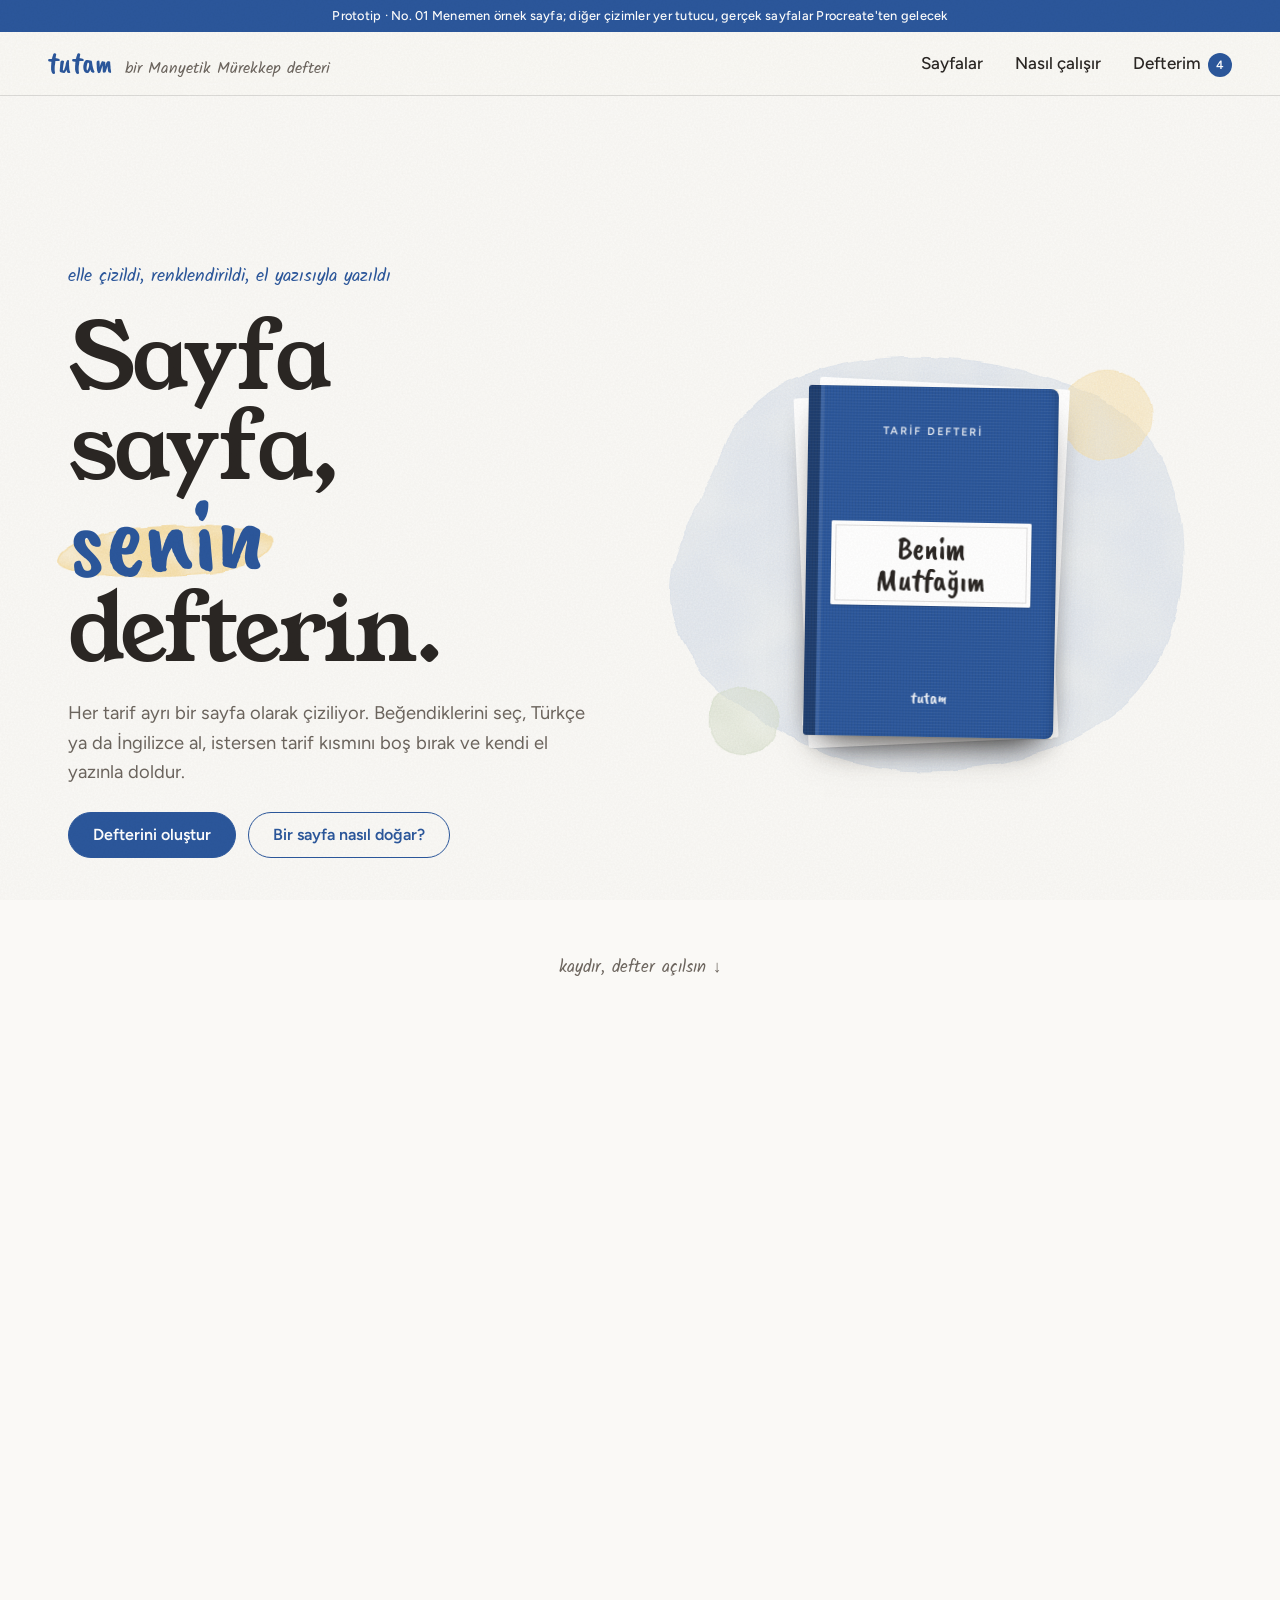
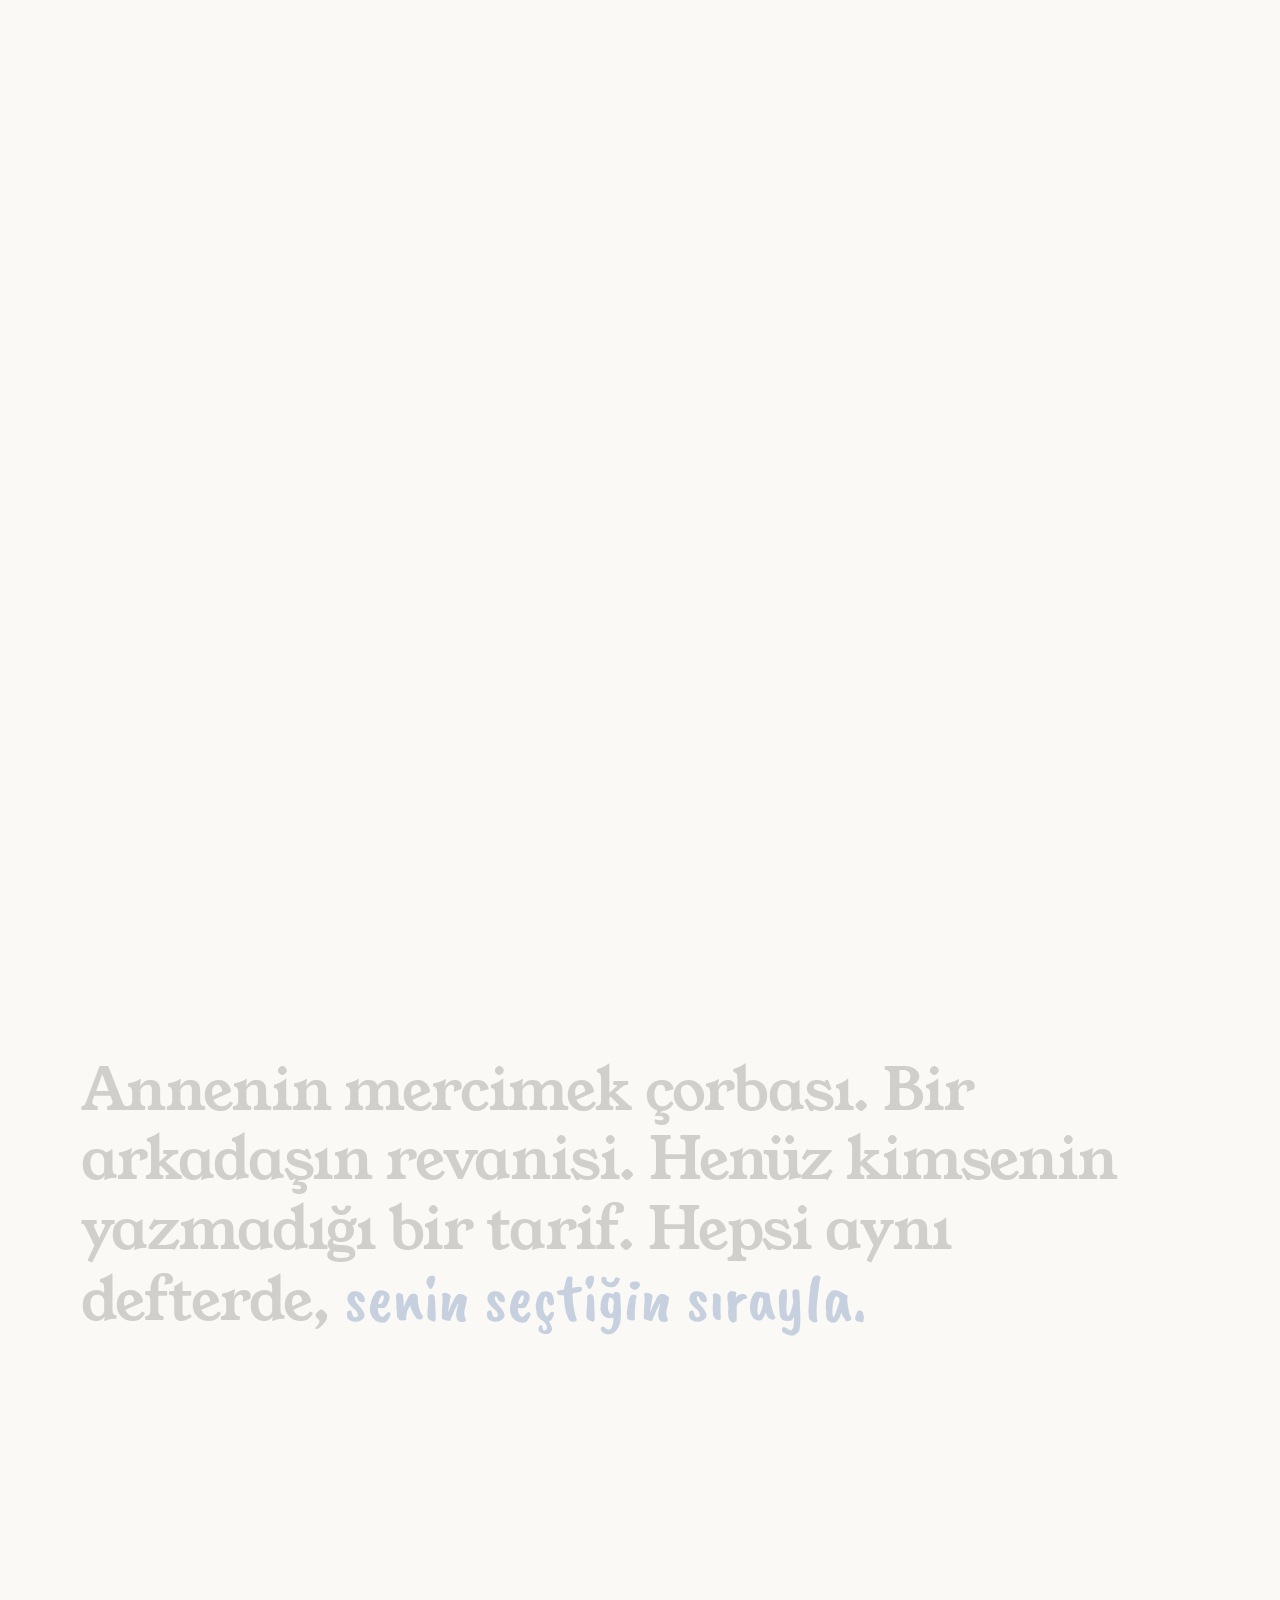
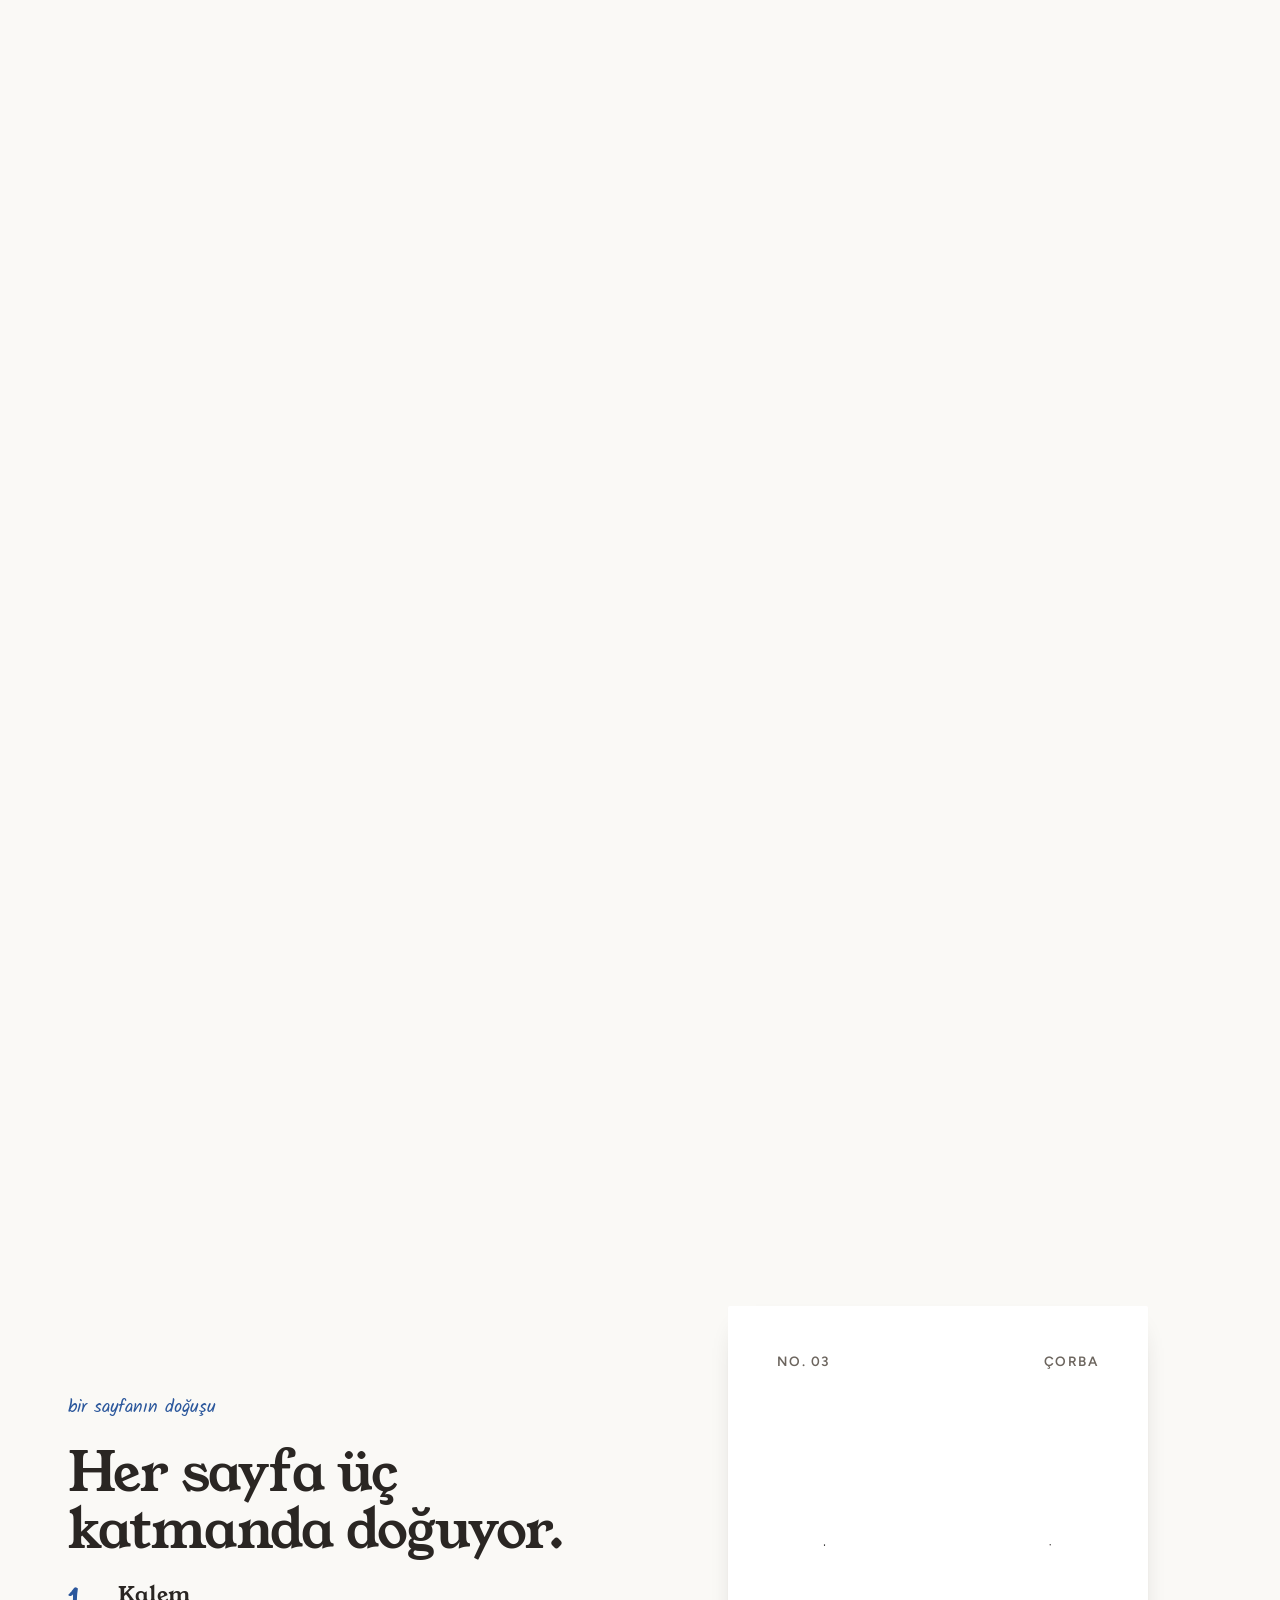
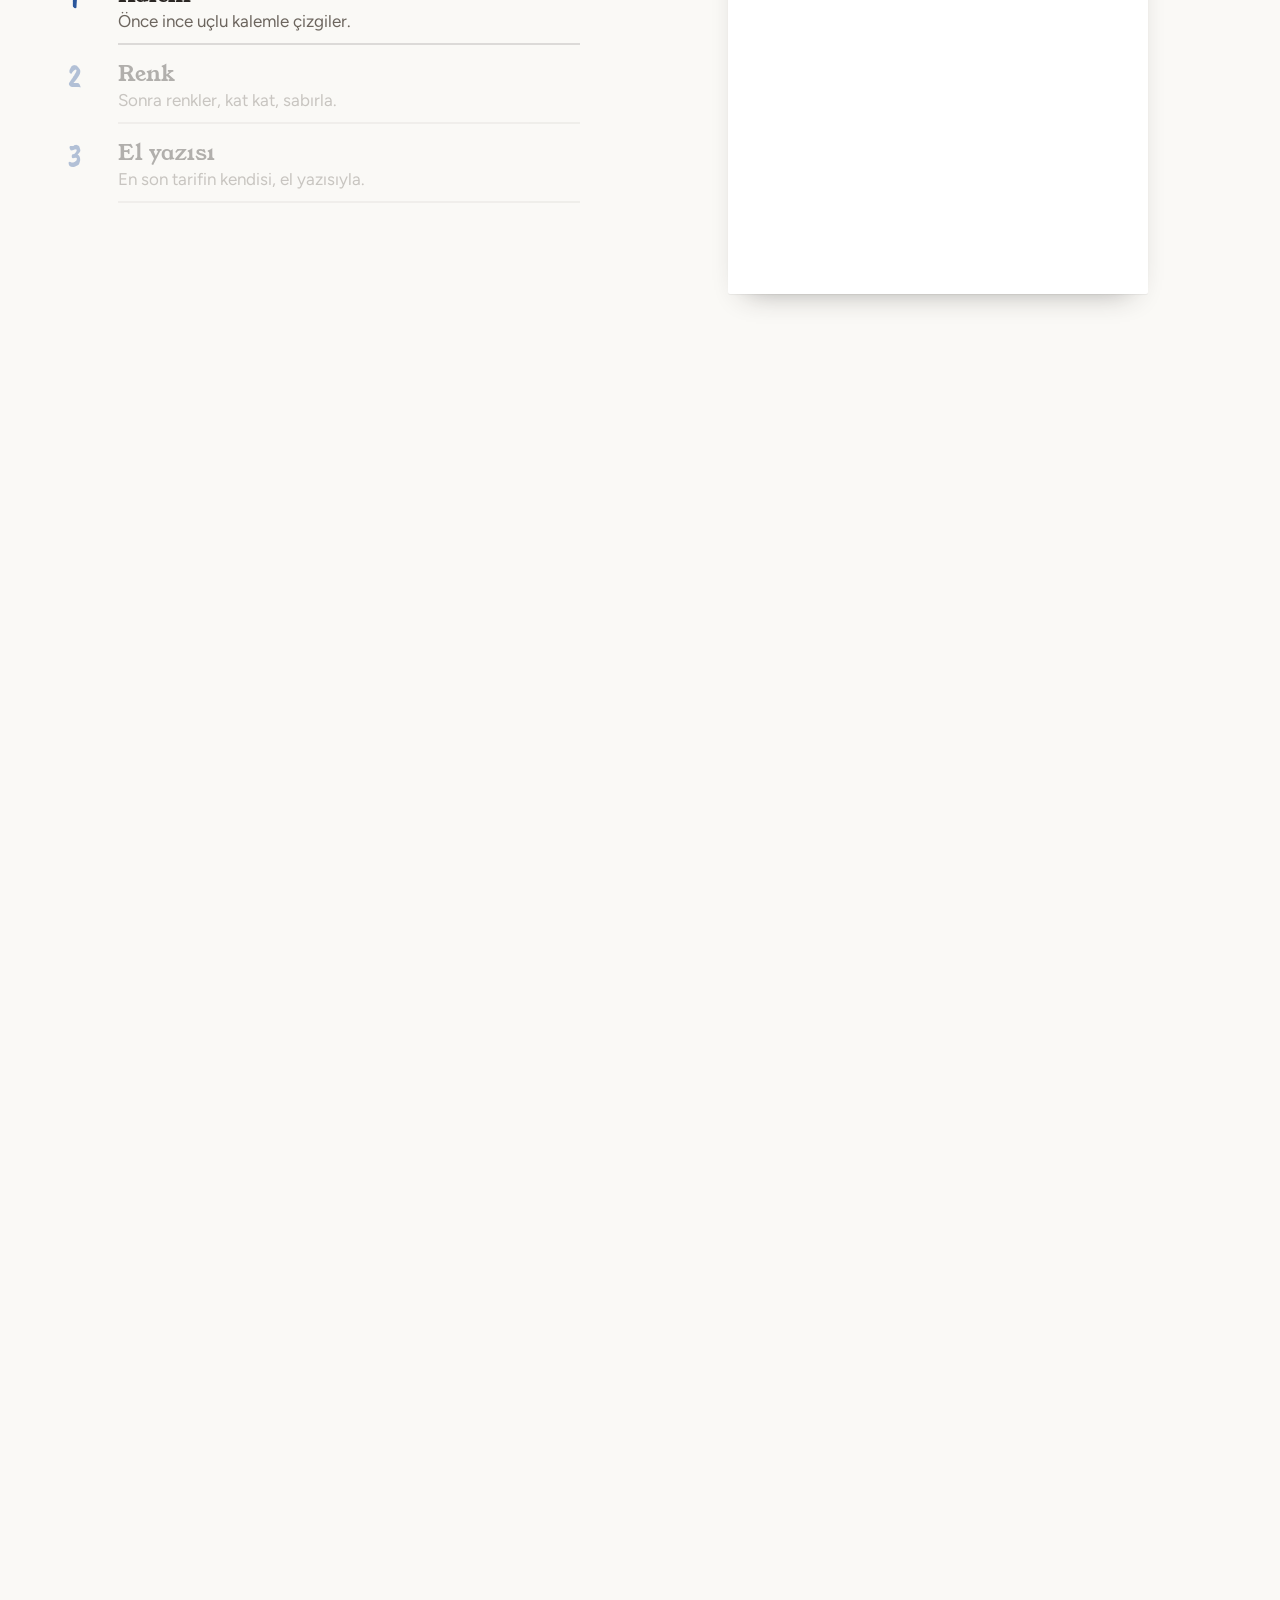
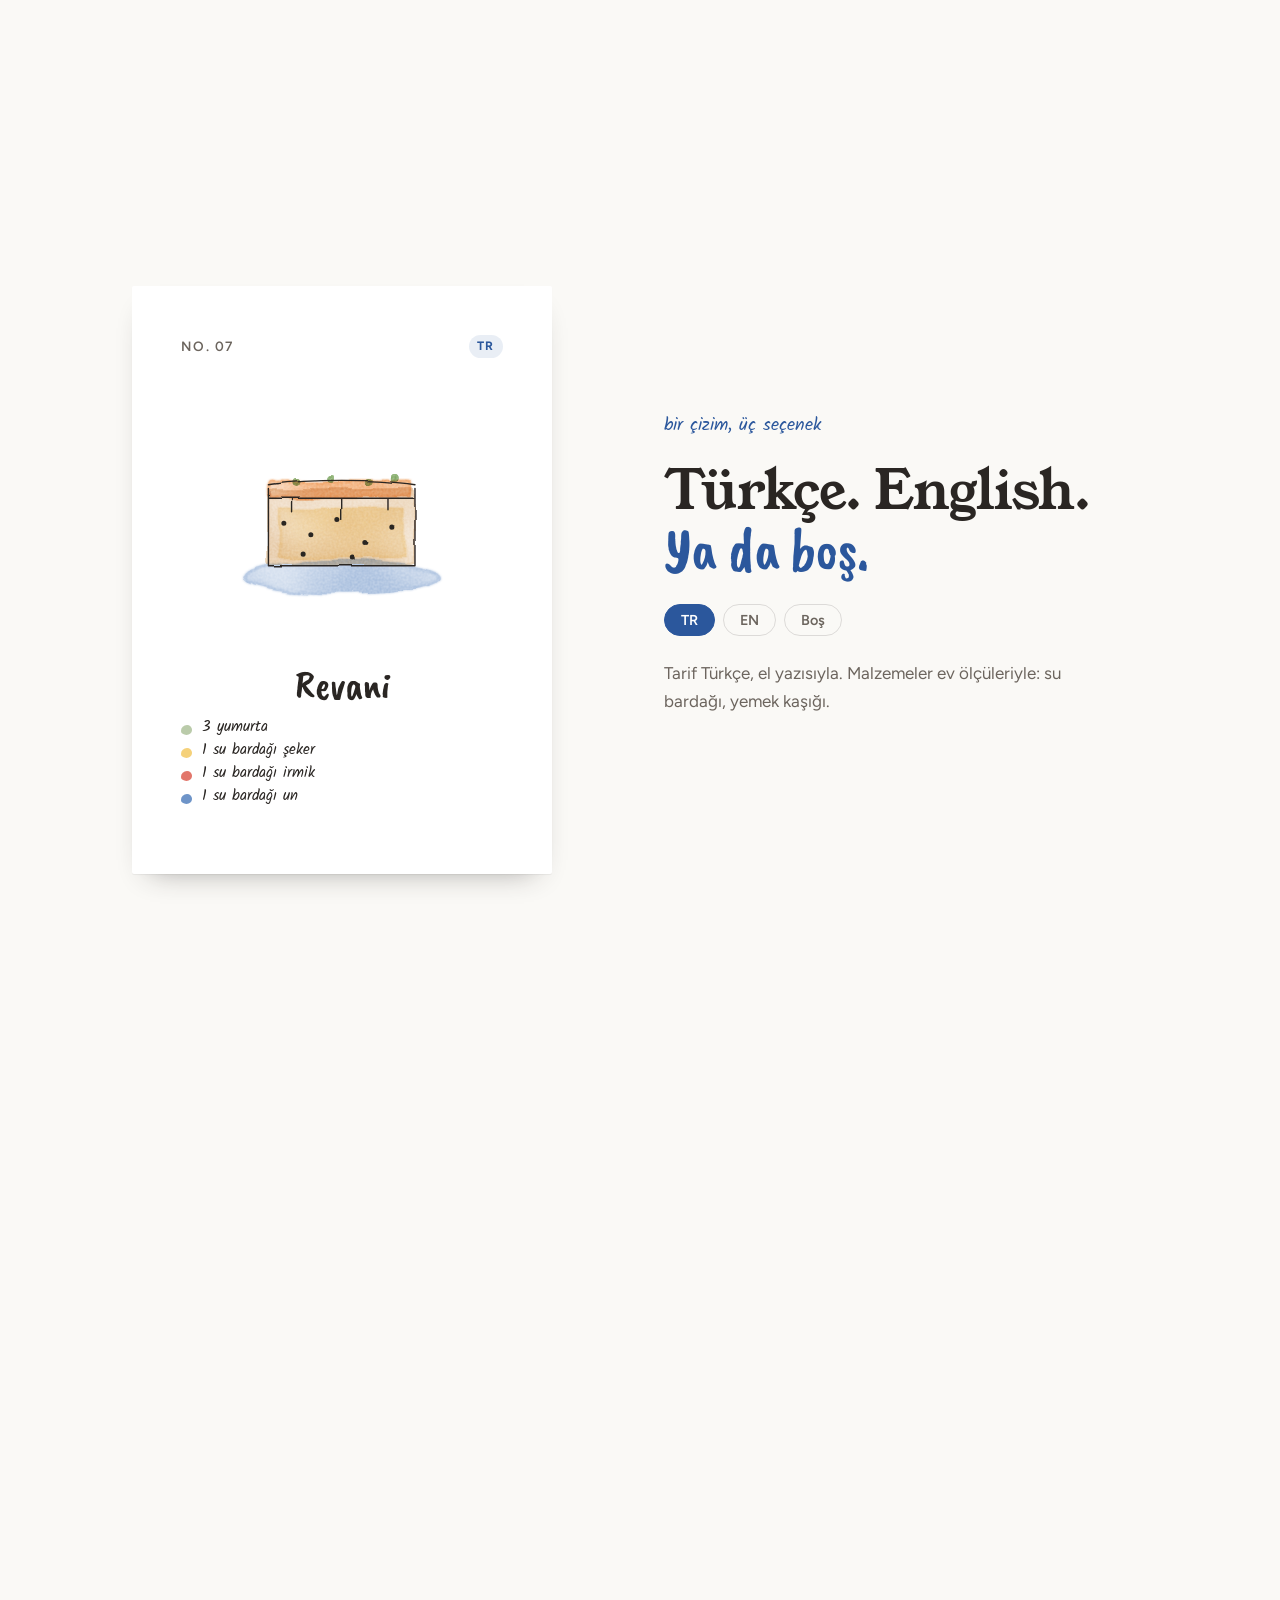
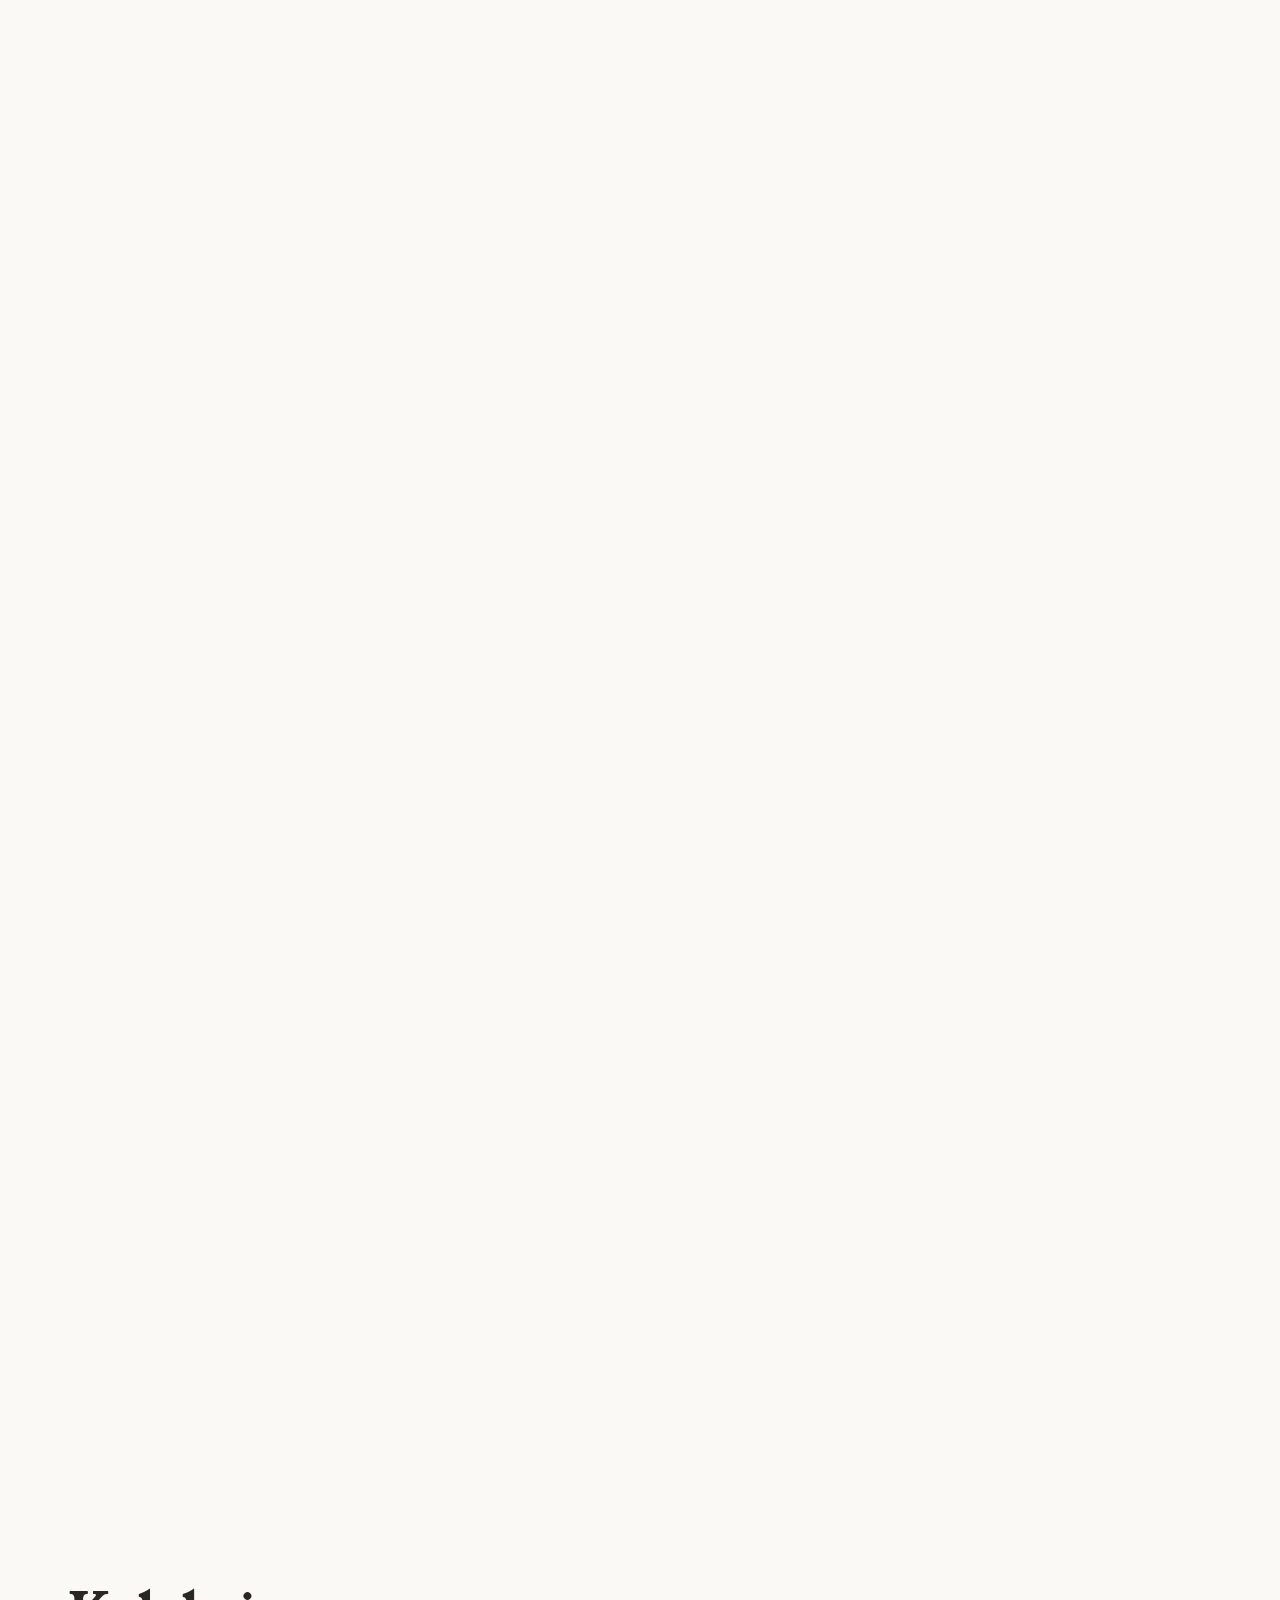
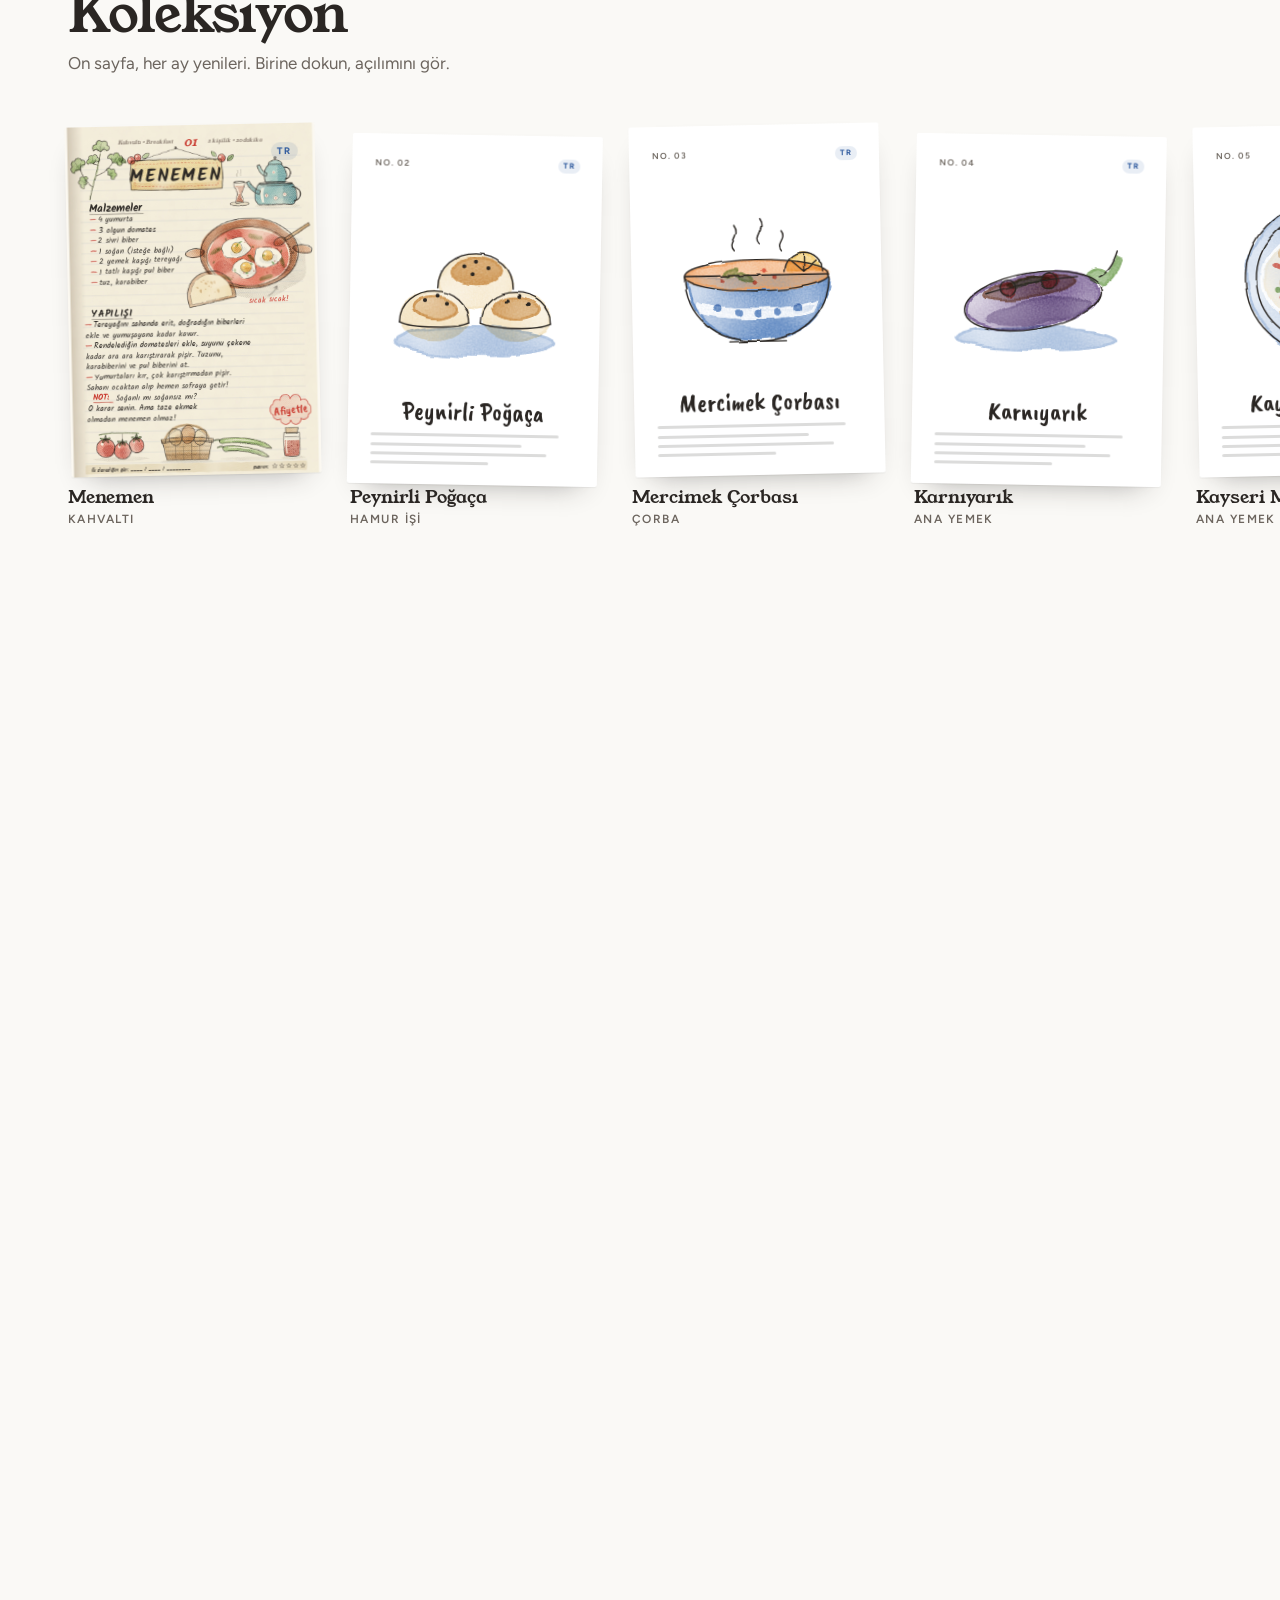
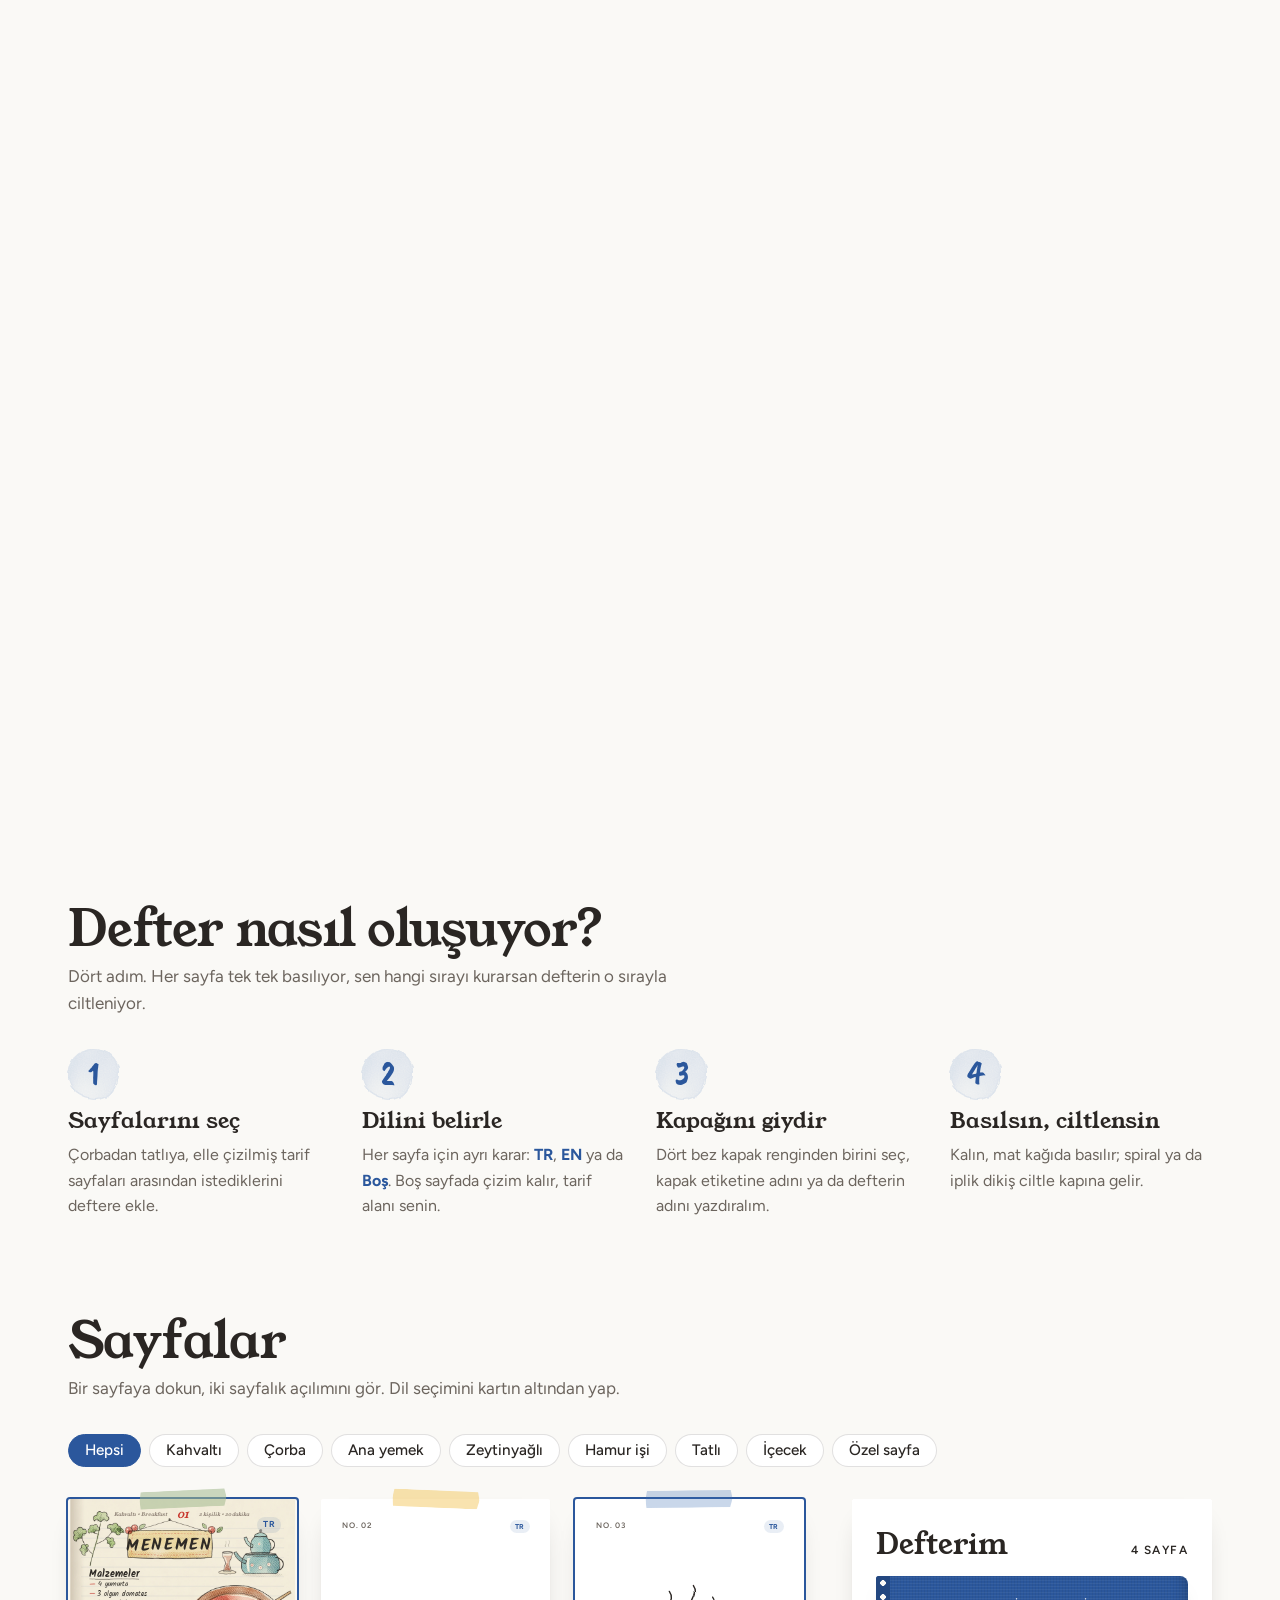
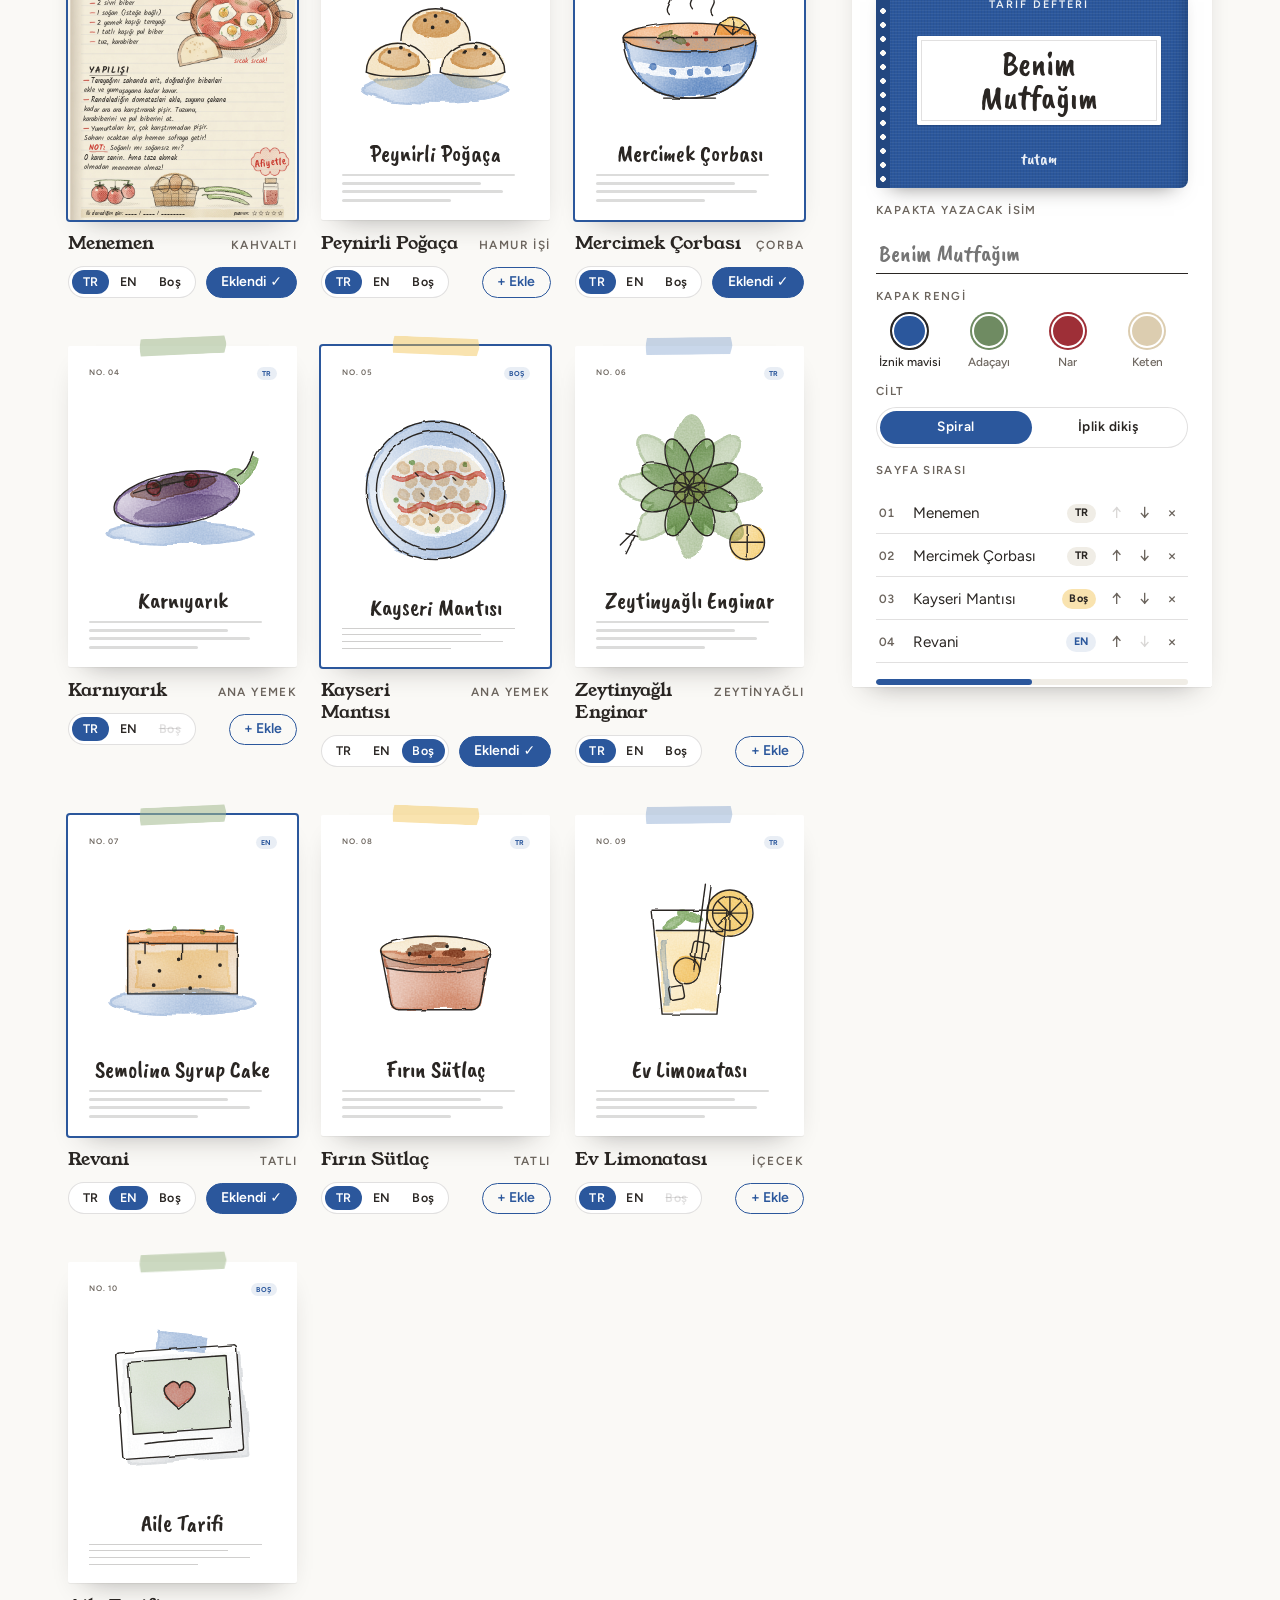
<file: index.html>
<!doctype html>
<html lang="tr">
<head>
<meta charset="utf-8">
<meta name="viewport" content="width=device-width, initial-scale=1, viewport-fit=cover">
<title>Tutam</title>
<meta name="description" content="Tutam: Manyetik Mürekkep'ten el çizimi, kişiselleştirilebilir tarif defteri.">
<link rel="preconnect" href="https://fonts.googleapis.com">
<link rel="preconnect" href="https://fonts.gstatic.com" crossorigin>
<link rel="stylesheet" href="https://fonts.googleapis.com/css2?family=Caveat+Brush&family=Figtree:wght@400..700&family=Kalam:wght@400;700&family=Young+Serif&display=swap">
<link rel="stylesheet" href="assets/styles.css">
</head>
<body>

<!-- watercolour + pen filters shared by every painting on the page -->
<svg class="defs" width="0" height="0" aria-hidden="true" focusable="false">
  <filter id="wc1" x="-15%" y="-15%" width="130%" height="130%" color-interpolation-filters="sRGB">
    <feTurbulence type="fractalNoise" baseFrequency="0.035" numOctaves="3" seed="4" result="edgeNoise"/>
    <feDisplacementMap in="SourceGraphic" in2="edgeNoise" scale="6" xChannelSelector="R" yChannelSelector="G" result="shape"/>
    <feTurbulence type="fractalNoise" baseFrequency="0.02" numOctaves="2" seed="11" result="bloomNoise"/>
    <feColorMatrix in="bloomNoise" type="matrix" values="0 0 0 0 0  0 0 0 0 0  0 0 0 0 0  0 0 0 1.5 0.1" result="bloom"/>
    <feComposite in="shape" in2="bloom" operator="in" result="wash"/>
    <feMorphology in="shape" operator="erode" radius="1.1" result="inner"/>
    <feComposite in="shape" in2="inner" operator="out" result="rim"/>
    <feGaussianBlur in="rim" stdDeviation="0.45" result="rimSoft"/>
    <feTurbulence type="fractalNoise" baseFrequency="0.85" numOctaves="1" seed="2" result="grainNoise"/>
    <feColorMatrix in="grainNoise" type="matrix" values="0 0 0 0 0  0 0 0 0 0  0 0 0 0 0  0 0 0 -0.45 1.1" result="grain"/>
    <feMerge result="paint"><feMergeNode in="wash"/><feMergeNode in="rimSoft"/></feMerge>
    <feComposite in="paint" in2="grain" operator="in"/>
  </filter>
  <filter id="wc2" x="-15%" y="-15%" width="130%" height="130%" color-interpolation-filters="sRGB">
    <feTurbulence type="fractalNoise" baseFrequency="0.04" numOctaves="3" seed="21" result="edgeNoise"/>
    <feDisplacementMap in="SourceGraphic" in2="edgeNoise" scale="5" xChannelSelector="G" yChannelSelector="R" result="shape"/>
    <feTurbulence type="fractalNoise" baseFrequency="0.025" numOctaves="2" seed="37" result="bloomNoise"/>
    <feColorMatrix in="bloomNoise" type="matrix" values="0 0 0 0 0  0 0 0 0 0  0 0 0 0 0  0 0 0 1.4 0.15" result="bloom"/>
    <feComposite in="shape" in2="bloom" operator="in" result="wash"/>
    <feMorphology in="shape" operator="erode" radius="1" result="inner"/>
    <feComposite in="shape" in2="inner" operator="out" result="rim"/>
    <feGaussianBlur in="rim" stdDeviation="0.4" result="rimSoft"/>
    <feTurbulence type="fractalNoise" baseFrequency="0.9" numOctaves="1" seed="9" result="grainNoise"/>
    <feColorMatrix in="grainNoise" type="matrix" values="0 0 0 0 0  0 0 0 0 0  0 0 0 0 0  0 0 0 -0.45 1.1" result="grain"/>
    <feMerge result="paint"><feMergeNode in="wash"/><feMergeNode in="rimSoft"/></feMerge>
    <feComposite in="paint" in2="grain" operator="in"/>
  </filter>
  <filter id="pen" x="-5%" y="-5%" width="110%" height="110%">
    <feTurbulence type="fractalNoise" baseFrequency="0.07" numOctaves="2" seed="5" result="n"/>
    <feDisplacementMap in="SourceGraphic" in2="n" scale="1.8" xChannelSelector="R" yChannelSelector="G"/>
  </filter>
</svg>

<div class="proto-strip">Prototip · No. 01 Menemen örnek sayfa; diğer çizimler yer tutucu, gerçek sayfalar Procreate'ten gelecek</div>

<header class="top">
  <a class="logo" href="#" aria-label="Tutam ana sayfa">
    <span class="logo-word">tutam</span>
    <span class="logo-sub">bir Manyetik Mürekkep defteri</span>
  </a>
  <nav class="nav" aria-label="Ana menü">
    <a href="#sayfalar">Sayfalar</a>
    <a href="#nasil">Nasıl çalışır</a>
    <a href="#defterim" class="nav-cart">Defterim <span class="count-pill" data-count>0</span></a>
  </nav>
</header>

<main>

  <!-- 1 · HERO: the book opens as you scroll -->
  <section class="scene scene-hero" data-scene="hero">
    <div class="sticky">
      <div class="hero-copy">
        <p class="eyebrow">elle çizildi, renklendirildi, el yazısıyla yazıldı</p>
        <h1>Sayfa sayfa,<br><span class="h1-hand">senin</span> defterin.</h1>
        <p class="lede">Her tarif ayrı bir sayfa olarak çiziliyor. Beğendiklerini seç, Türkçe ya da İngilizce al, istersen tarif kısmını boş bırak ve kendi el yazınla doldur.</p>
        <div class="hero-cta">
          <a class="btn btn-ink" href="#sayfalar">Defterini oluştur</a>
          <a class="btn btn-line" href="#cizim">Bir sayfa nasıl doğar?</a>
        </div>
      </div>

      <div class="book-stage" aria-hidden="true">
        <svg class="hero-wash" viewBox="0 0 400 360" preserveAspectRatio="none"><g filter="url(#wc1)"><path d="M70 60c60-50 190-40 260 0s70 150 30 210-170 90-250 50S-20 230 20 150s20-60 50-90z"/></g><g filter="url(#wc2)"><circle class="dab-y" cx="330" cy="70" r="34"/><circle class="dab-g" cx="60" cy="300" r="26"/></g></svg>
        <div class="fan" id="heroFan"></div>
        <div class="book-cover">
          <div class="book-leaf">
            <div class="cover-front">
              <span class="cover-kicker">tarif defteri</span>
              <span class="cover-name">Benim Mutfağım</span>
              <span class="cover-mark">tutam</span>
            </div>
            <div class="cover-inside"><span>bu defter<br>…………… ait</span></div>
          </div>
        </div>
        <p class="note note-a">bu sayfayı boş<br>bırakabilirsin</p>
        <svg class="arrow arrow-a" viewBox="0 0 90 60"><path d="M4 8c22 2 52 10 74 40m0 0-14-4m14 4 1-14"/></svg>
        <p class="note note-b">EN de var!</p>
      </div>

      <p class="scroll-cue" aria-hidden="true">kaydır, defter açılsın ↓</p>
    </div>
  </section>

  <!-- 2 · STATEMENT: words ink in as you scroll -->
  <section class="scene scene-say" data-scene="say">
    <div class="sticky">
      <p class="say" id="say">Annenin mercimek çorbası. Bir arkadaşın revanisi. Henüz kimsenin yazmadığı bir tarif. Hepsi aynı defterde, <em>senin seçtiğin sırayla.</em></p>
    </div>
  </section>

  <!-- 3 · ONE PAGE, THREE LAYERS: pen, paint, handwriting -->
  <section class="scene scene-build" data-scene="build" id="cizim">
    <div class="sticky">
      <div class="build-copy">
        <p class="eyebrow">bir sayfanın doğuşu</p>
        <h2>Her sayfa üç katmanda doğuyor.</h2>
        <ol class="build-steps" id="buildSteps">
          <li><b>Kalem</b><span>Önce ince uçlu kalemle çizgiler.</span></li>
          <li><b>Renk</b><span>Sonra renkler, kat kat, sabırla.</span></li>
          <li><b>El yazısı</b><span>En son tarifin kendisi, el yazısıyla.</span></li>
        </ol>
      </div>
      <div class="page build-page" id="buildPage"></div>
    </div>
  </section>

  <!-- 4 · ONE DRAWING, THREE CHOICES -->
  <section class="scene scene-lang" data-scene="lang">
    <div class="sticky">
      <div class="page lang-page" id="langPage"></div>
      <div class="lang-copy">
        <p class="eyebrow">bir çizim, üç seçenek</p>
        <h2>Türkçe. English. <span class="h-hand">Ya da boş.</span></h2>
        <div class="lang-dots" id="langDots"><span>TR</span><span>EN</span><span>Boş</span></div>
        <p class="lang-desc" id="langDesc"></p>
      </div>
    </div>
  </section>

  <!-- 5 · COLLECTION: pages slide sideways as you scroll down -->
  <section class="scene scene-gallery" data-scene="gallery">
    <div class="sticky">
      <div class="gallery-head">
        <h2>Koleksiyon</h2>
        <p>On sayfa, her ay yenileri. Birine dokun, açılımını gör.</p>
      </div>
      <div class="gallery-track" id="galleryTrack"></div>
    </div>
  </section>

  <!-- HOW -->
  <section class="how" id="nasil">
    <div class="section-head">
      <h2>Defter nasıl oluşuyor?</h2>
      <p>Dört adım. Her sayfa tek tek basılıyor, sen hangi sırayı kurarsan defterin o sırayla ciltleniyor.</p>
    </div>
    <ol class="steps">
      <li>
        <span class="step-no">1</span>
        <h3>Sayfalarını seç</h3>
        <p>Çorbadan tatlıya, elle çizilmiş tarif sayfaları arasından istediklerini deftere ekle.</p>
      </li>
      <li>
        <span class="step-no">2</span>
        <h3>Dilini belirle</h3>
        <p>Her sayfa için ayrı karar: <b>TR</b>, <b>EN</b> ya da <b>Boş</b>. Boş sayfada çizim kalır, tarif alanı senin.</p>
      </li>
      <li>
        <span class="step-no">3</span>
        <h3>Kapağını giydir</h3>
        <p>Dört bez kapak renginden birini seç, kapak etiketine adını ya da defterin adını yazdıralım.</p>
      </li>
      <li>
        <span class="step-no">4</span>
        <h3>Basılsın, ciltlensin</h3>
        <p>Kalın, mat kağıda basılır; spiral ya da iplik dikiş ciltle kapına gelir.</p>
      </li>
    </ol>
  </section>

  <!-- BUILDER -->
  <section class="builder" id="sayfalar">
    <div class="section-head">
      <h2>Sayfalar</h2>
      <p>Bir sayfaya dokun, iki sayfalık açılımını gör. Dil seçimini kartın altından yap.</p>
    </div>

    <div class="filters" role="toolbar" aria-label="Kategoriler" id="filters"></div>

    <div class="builder-grid">
      <div class="catalog" id="catalog"></div>

      <aside class="book-panel" id="defterim" aria-label="Defterim">
        <div class="panel-head">
          <h2>Defterim</h2>
          <span class="mono" id="pageTally">0 sayfa</span>
        </div>

        <div class="cover-preview" id="coverPreview">
          <div class="cover-binding"></div>
          <div class="cover-face">
            <span class="cover-kicker">tarif defteri</span>
            <span class="cover-name" id="coverName">Benim Mutfağım</span>
            <span class="cover-mark">tutam</span>
          </div>
        </div>

        <div class="field">
          <label for="nameInput">Kapakta yazacak isim</label>
          <input id="nameInput" type="text" maxlength="24" placeholder="Benim Mutfağım" autocomplete="off">
        </div>

        <fieldset class="field">
          <legend>Kapak rengi</legend>
          <div class="swatches" id="coverSwatches"></div>
        </fieldset>

        <fieldset class="field">
          <legend>Cilt</legend>
          <div class="seg seg-wide" id="bindingSeg"></div>
        </fieldset>

        <div class="field">
          <span class="field-label">Sayfa sırası</span>
          <ol class="page-list" id="pageList"></ol>
          <p class="empty" id="emptyList" hidden>Henüz sayfa yok. Soldan bir tarif seçip <b>Ekle</b>'ye bas.</p>
        </div>

        <div class="progress" aria-hidden="true"><span id="progressBar"></span></div>
        <p class="hint" id="minHint"></p>

        <dl class="sum">
          <div><dt>Cilt</dt><dd id="sumBinding">—</dd></div>
          <div><dt>Sayfalar</dt><dd id="sumPages">—</dd></div>
          <div class="sum-total"><dt>Tahmini toplam</dt><dd id="sumTotal">—</dd></div>
        </dl>
        <button class="btn btn-ink btn-block" id="orderBtn" type="button">Siparişi hazırla</button>
        <p class="order-msg" id="orderMsg" role="status"></p>
      </aside>
    </div>
  </section>

  <!-- INSTAGRAM -->
  <section class="studio">
    <div class="section-head">
      <h2>Manyetik Mürekkep'in çizim masasından</h2>
      <p>Tutam'ın her sayfası Manyetik Mürekkep stüdyosunda üç aşamada doğuyor: kalemle eskiz, renk, son dokunuşlar. Hepsi önce Instagram'da paylaşılıyor, sıradaki tarifi takipçiler seçiyor.</p>
    </div>
    <div class="studio-grid" id="studioGrid"></div>
    <a class="btn btn-line" href="https://instagram.com/" target="_blank" rel="noopener">Manyetik Mürekkep'i Instagram'da takip et</a>
  </section>

</main>

<footer class="foot">
  <span class="logo-word small">tutam</span>
  <p>Tutam, Manyetik Mürekkep stüdyosunun el çizimi tarif defteridir. Her sayfa elle çizilir, her defter tek tek hazırlanır.</p>
  <p class="mono">1 su bardağı ≈ 200 ml · 1 yemek kaşığı ≈ 15 ml · 1 çay kaşığı ≈ 5 ml</p>
</footer>

<!-- mobile bar -->
<a class="mobile-bar" href="#defterim">
  <span><b data-count>0</b> sayfa · <span id="mobileTotal">0 TL</span></span>
  <span>Defterim →</span>
</a>

<!-- spread preview -->
<dialog class="spread-dialog" id="spread" aria-labelledby="spreadTitle">
  <div class="spread-top">
    <div class="seg" id="spreadLang" role="group" aria-label="Sayfa dili"></div>
    <button class="icon-btn" id="closeSpread" type="button" aria-label="Kapat">×</button>
  </div>
  <div class="spread" id="spreadBody"></div>
  <div class="spread-foot">
    <a class="btn btn-line" id="spreadFull" href="recipes/menemen.html" hidden>Tam boy aç</a>
    <button class="btn btn-ink" id="spreadAdd" type="button">Deftere ekle</button>
  </div>
</dialog>

<script src="assets/spreads/menemen.js"></script>
<script src="assets/app.js"></script>
</body>
</html>
</file>
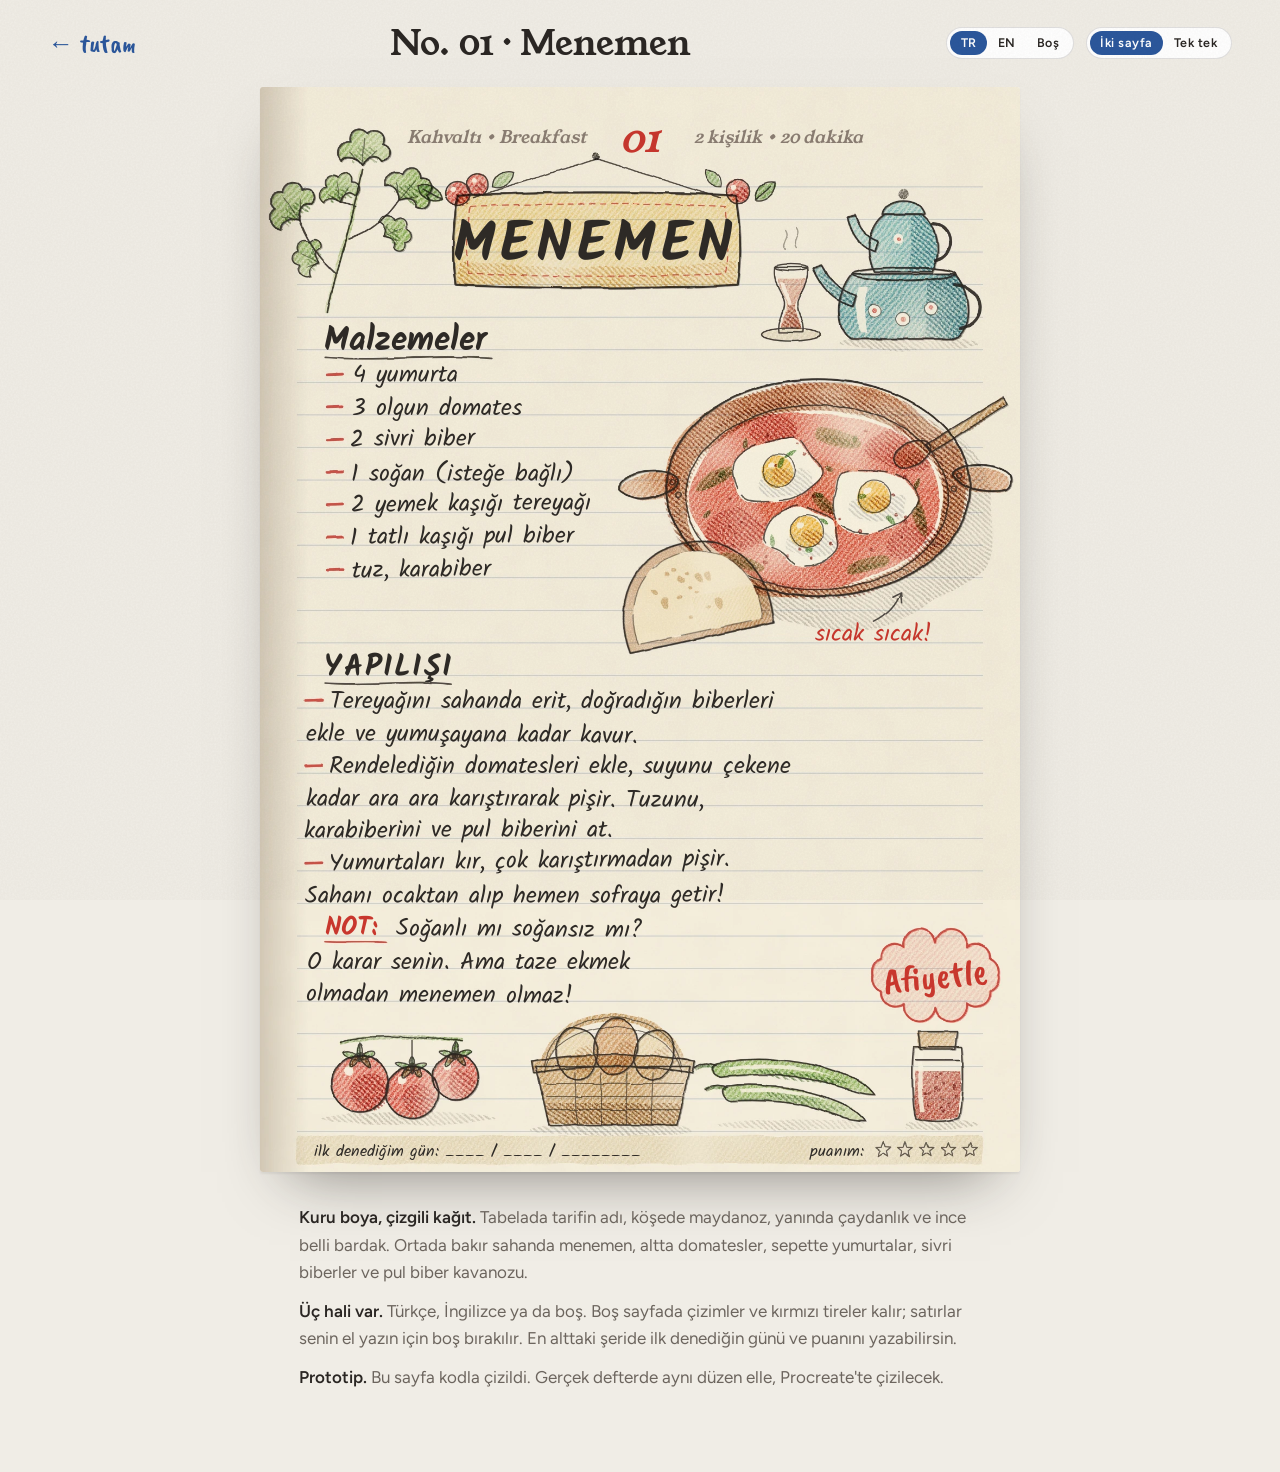
<file: recipes/menemen.html>
<!doctype html>
<html lang="tr">
<head>
<meta charset="utf-8">
<meta name="viewport" content="width=device-width, initial-scale=1, viewport-fit=cover">
<title>Tutam No. 01 Menemen</title>
<link rel="preconnect" href="https://fonts.googleapis.com">
<link rel="preconnect" href="https://fonts.gstatic.com" crossorigin>
<link rel="stylesheet" href="https://fonts.googleapis.com/css2?family=Caveat+Brush&family=Figtree:wght@400..700&family=Kalam:wght@400;700&family=Young+Serif&display=swap">
<link rel="stylesheet" href="../assets/styles.css">
<style>
  /* Layout: a desk with the open notebook on it; controls sit above like tabs on a binder. */
  .desk { background: var(--paper-2); min-height: 100vh; padding: 0 var(--gutter) var(--s-8); }
  .desk-top {
    max-width: 1280px; margin-inline: auto;
    display: flex; flex-wrap: wrap; align-items: center; justify-content: space-between; gap: var(--s-4);
    padding-block: var(--s-5);
  }
  .back { font: 400 1.6rem/1 var(--f-letter); color: var(--cobalt); text-decoration: none; }
  .desk-title { margin: 0; font: 400 clamp(1.6rem, 3vw, 2.2rem)/1.1 var(--f-display); }
  .controls { display: flex; flex-wrap: wrap; gap: var(--s-3); }
  .notebook {
    max-width: 1280px; margin-inline: auto;
    display: grid; gap: var(--s-5); justify-items: center;
  }
  .notebook svg {
    display: block; width: 100%; height: auto;
    box-shadow: 0 2px 2px rgba(42, 38, 35, .06), 0 30px 60px -30px rgba(42, 38, 35, .55);
    border-radius: 3px;
    background: #FBF8F1;
  }
  .notebook svg.mm-left, .notebook svg.mm-right { max-width: 640px; }
  .notebook svg[viewBox="0 0 700 1000"] { max-width: 760px; }
  .about { max-width: 62ch; margin: var(--s-6) auto 0; color: var(--ink-soft); display: grid; gap: var(--s-3); }
  .about p { margin: 0; }
  .about b { color: var(--pen); font-weight: 600; }
</style>
</head>
<body>
<div class="desk">
  <header class="desk-top">
    <a class="back" href="../index.html">← tutam</a>
    <h1 class="desk-title">No. 01 · Menemen</h1>
    <div class="controls">
      <div class="seg" role="group" aria-label="Sayfa dili" id="langSeg">
        <button type="button" data-lang="tr" aria-pressed="true">TR</button>
        <button type="button" data-lang="en" aria-pressed="false">EN</button>
        <button type="button" data-lang="blank" aria-pressed="false">Boş</button>
      </div>
      <div class="seg" role="group" aria-label="Görünüm" id="viewSeg">
        <button type="button" data-view="both" aria-pressed="true">İki sayfa</button>
        <button type="button" data-view="pages" aria-pressed="false">Tek tek</button>
      </div>
    </div>
  </header>

  <main class="notebook" id="notebook"></main>

  <section class="about">
    <p><b>Kuru boya, çizgili kağıt.</b> Tabelada tarifin adı, köşede maydanoz, yanında çaydanlık ve ince belli bardak. Ortada bakır sahanda menemen, altta domatesler, sepette yumurtalar, sivri biberler ve pul biber kavanozu.</p>
    <p><b>Üç hali var.</b> Türkçe, İngilizce ya da boş. Boş sayfada çizimler ve kırmızı tireler kalır; satırlar senin el yazın için boş bırakılır. En alttaki şeride ilk denediğin günü ve puanını yazabilirsin.</p>
    <p><b>Prototip.</b> Bu sayfa kodla çizildi. Gerçek defterde aynı düzen elle, Procreate'te çizilecek.</p>
  </section>
</div>

<script src="../assets/spreads/menemen.js"></script>
<script>
(function () {
  TariifSpreads.base = "../";   // the baked painting lives in ../assets/spreads
  var lang = "tr";
  var view = window.matchMedia("(max-width: 760px)").matches ? "pages" : "both";
  if (TariifSpreads.pages("menemen") === 1) { view = "both"; document.getElementById("viewSeg").hidden = true; }
  var book = document.getElementById("notebook");

  function draw() {
    book.innerHTML = view === "both"
      ? TariifSpreads.render("menemen", lang, "both")
      : TariifSpreads.render("menemen", lang, "left") + TariifSpreads.render("menemen", lang, "right");
    document.querySelectorAll("#langSeg button").forEach(function (b) { b.setAttribute("aria-pressed", b.dataset.lang === lang); });
    document.querySelectorAll("#viewSeg button").forEach(function (b) { b.setAttribute("aria-pressed", b.dataset.view === view); });
  }
  document.getElementById("langSeg").addEventListener("click", function (e) {
    var b = e.target.closest("[data-lang]"); if (!b) return;
    lang = b.dataset.lang;
    // switch language without repainting: the spread carries all three variants
    book.querySelectorAll(".mm-spread").forEach(function (svg) { svg.setAttribute("data-lang", lang); });
    document.querySelectorAll("#langSeg button").forEach(function (x) { x.setAttribute("aria-pressed", x.dataset.lang === lang); });
  });
  document.getElementById("viewSeg").addEventListener("click", function (e) {
    var b = e.target.closest("[data-view]"); if (!b) return;
    view = b.dataset.view; draw();
  });
  draw();
})();
</script>
</body>
</html>
</file>
<file: assets/styles.css>
/* Layout: a watercolour sketchbook. Cold-press paper ground, lots of white space, recipe pages as loose sheets held
   with washi tape. İznik cobalt is the only UI accent; the food pigments live in the paintings.
   The site commits to one look on purpose (paper is always paper), so there is no dark theme. */
:root {
  color-scheme: light;

  --paper: #FAF9F6;        /* cold-press watercolour paper */
  --paper-2: #F0EDE6;
  --sheet: #FFFFFF;
  --pen: #2A2623;          /* fine-liner ink, all body text */
  --ink-soft: #6C655E;
  --rule: rgba(42, 38, 35, .14);

  --cobalt: #2B579C;       /* İznik blue */
  --cobalt-deep: #1F4278;
  --cobalt-wash: rgba(43, 87, 156, .10);

  /* paint box, used only inside illustrations */
  --pg-red: #D8483A;
  --pg-orange: #EC8B3D;
  --pg-yellow: #F2C14E;
  --pg-ochre: #C98A3D;
  --pg-cream: #F1DDB4;
  --pg-green: #6A9A4A;
  --pg-sage: #A3BA8E;
  --pg-blue: #3E70B5;
  --pg-purple: #5E3F7E;
  --pg-brown: #8B5636;
  --pg-terra: #C56B45;
  --pg-grey: #A7ADB3;

  --tape-sage: rgba(163, 186, 142, .55);
  --tape-yellow: rgba(242, 193, 78, .45);
  --tape-blue: rgba(62, 112, 181, .28);
  --tape-pink: rgba(216, 72, 58, .22);

  --f-display: "Young Serif", Georgia, "Times New Roman", serif;
  --f-body: "Figtree", system-ui, -apple-system, "Segoe UI", sans-serif;
  --f-hand: "Kalam", "Segoe Print", "Bradley Hand", cursive;
  --f-letter: "Caveat Brush", "Kalam", "Segoe Print", cursive;

  --s-1: .25rem; --s-2: .5rem; --s-3: .75rem; --s-4: 1rem; --s-5: 1.5rem; --s-6: 2rem; --s-7: 3rem; --s-8: 5rem;
  --gutter: clamp(16px, 4vw, 48px);
  --maxw: 1240px;
  --shadow-sheet: 0 1px 1px rgba(42, 38, 35, .06), 0 14px 28px -18px rgba(42, 38, 35, .45);
}

*, *::before, *::after { box-sizing: border-box; }

html { scroll-behavior: smooth; scroll-padding-top: 5rem; }

body {
  margin: 0;
  background: var(--paper);
  color: var(--pen);
  font: 400 1.0625rem/1.6 var(--f-body);
  -webkit-font-smoothing: antialiased;
  overflow-x: hidden;
}

/* cold-press paper tooth over everything */
body::after {
  content: "";
  position: fixed; inset: 0;
  pointer-events: none;
  z-index: 100;
  opacity: .35;
  mix-blend-mode: multiply;
  background-image: url("data:image/svg+xml;utf8,<svg xmlns='http://www.w3.org/2000/svg' width='220' height='220'><filter id='n'><feTurbulence type='fractalNoise' baseFrequency='.55' numOctaves='3' stitchTiles='stitch'/><feColorMatrix values='0 0 0 0 .35 0 0 0 0 .32 0 0 0 0 .28 0 0 0 .22 0'/></filter><rect width='100%' height='100%' filter='url(%23n)'/></svg>");
}

.defs { position: absolute; width: 0; height: 0; overflow: hidden; }
img, svg { max-width: 100%; }
a { color: inherit; }
:focus-visible { outline: 2px solid var(--cobalt); outline-offset: 3px; border-radius: 4px; }

.mono { font: 600 .74rem/1.2 var(--f-body); letter-spacing: .12em; text-transform: uppercase; font-variant-numeric: tabular-nums; }

/* ---------- prototype strip ---------- */
.proto-strip {
  background: var(--cobalt);
  color: var(--sheet);
  font: 500 .8rem/1.4 var(--f-body);
  letter-spacing: .02em;
  text-align: center;
  padding: .45rem var(--gutter);
}

/* ---------- header ---------- */
.top {
  position: sticky;
  top: env(safe-area-inset-top, 0px);
  z-index: 20;
  display: flex;
  align-items: center;
  justify-content: space-between;
  gap: var(--s-4);
  padding: .85rem var(--gutter);
  background: color-mix(in srgb, var(--paper) 90%, transparent);
  backdrop-filter: blur(8px);
  border-bottom: 1px solid var(--rule);
}
.logo { display: flex; align-items: baseline; gap: .7rem; text-decoration: none; }
.logo-word {
  font: 400 1.85rem/1 var(--f-letter);
  color: var(--cobalt);
  letter-spacing: .01em;
}
.logo-word.small { font-size: 1.6rem; }
.logo-sub { font: 400 1rem/1 var(--f-hand); color: var(--ink-soft); }
.nav { display: flex; gap: clamp(.75rem, 2.5vw, 2rem); align-items: center; font-weight: 500; }
.nav a { text-decoration: none; padding-block: .25rem; }
.nav a:hover { color: var(--cobalt); }
.count-pill {
  display: inline-grid; place-items: center;
  min-width: 1.5rem; height: 1.5rem; padding: 0 .35rem;
  border-radius: 999px;
  background: var(--cobalt); color: var(--sheet);
  font: 600 .75rem/1 var(--f-body);
  margin-left: .2rem;
}

/* ---------- shared ---------- */
main > section { max-width: var(--maxw); margin-inline: auto; padding-inline: var(--gutter); }

.eyebrow { margin: 0; font: 400 1.15rem/1.3 var(--f-hand); color: var(--cobalt); }

.section-head { display: grid; gap: var(--s-2); margin-bottom: var(--s-6); max-width: 60ch; }
.section-head h2 {
  margin: 0;
  font: 400 clamp(2rem, 4.2vw, 3.1rem)/1.05 var(--f-display);
  letter-spacing: -.015em;
  text-wrap: balance;
}
.section-head p { margin: 0; color: var(--ink-soft); }

.btn {
  display: inline-flex; align-items: center; justify-content: center; gap: .5rem;
  padding: .9rem 1.5rem;
  border-radius: 999px;
  border: 1.5px solid var(--cobalt);
  font: 600 1rem/1 var(--f-body);
  text-decoration: none;
  cursor: pointer;
  transition: background .15s ease, color .15s ease, transform .15s ease;
}
.btn-ink { background: var(--cobalt); color: var(--sheet); }
.btn-ink:hover { background: var(--cobalt-deep); border-color: var(--cobalt-deep); }
.btn-ink:active { transform: translateY(1px); }
.btn-line { background: transparent; color: var(--cobalt); }
.btn-line:hover { background: var(--cobalt-wash); }
.btn-block { width: 100%; }
.btn[disabled] { opacity: .4; cursor: not-allowed; transform: none; }

/* ---------- scroll scenes ----------
   Each .scene is taller than the screen; its .sticky child pins for the extra height and app.js turns
   the scroll position inside the scene into progress (0 → 1). */
main > section.scene { max-width: none; padding-inline: 0; }
.scene { position: relative; }
.sticky {
  position: sticky;
  top: 0;
  height: 100vh;
  height: 100svh;
  overflow: hidden;
}
.scene h2 {
  margin: 0;
  font: 400 clamp(2rem, 4.4vw, 3.4rem)/1.05 var(--f-display);
  letter-spacing: -.02em;
  text-wrap: balance;
}
.h-hand { font: 400 1.12em/1 var(--f-letter); color: var(--cobalt); }

/* 1 · hero */
.scene-hero { height: 250vh; }
.scene-hero .sticky {
  display: grid;
  grid-template-columns: minmax(0, 1fr) minmax(0, 1.05fr);
  align-items: center;
  gap: var(--s-7);
  max-width: var(--maxw);
  margin-inline: auto;
  padding: 5rem var(--gutter) 3rem;
}
.hero-copy { display: grid; gap: var(--s-5); min-width: 0; }
.hero-copy h1 {
  margin: 0;
  font: 400 clamp(2.8rem, 7.2vw, 6rem)/.98 var(--f-display);
  letter-spacing: -.03em;
  text-wrap: balance;
}
.h1-hand {
  font: 400 1.15em/0.8 var(--f-letter);
  letter-spacing: 0;
  color: var(--cobalt);
  display: inline-block;
  transform: rotate(-3deg);
  position: relative;
  z-index: 0;
}
.h1-hand::after { /* a loose wash under the word */
  content: "";
  position: absolute; left: -6%; right: -4%; top: 38%; bottom: 2%;
  background: var(--pg-yellow);
  opacity: .5;
  border-radius: 46% 54% 40% 60% / 60% 40% 60% 40%;
  z-index: -1;
  filter: url(#wc2);
}
.lede { margin: 0; font-size: 1.15rem; max-width: 46ch; color: var(--ink-soft); }
.hero-cta { display: flex; flex-wrap: wrap; gap: var(--s-3); }

.book-stage { position: relative; height: min(520px, 68svh); min-width: 0; perspective: 1800px; }
.hero-wash { position: absolute; inset: 4% 2%; width: 96%; height: 92%; overflow: visible; opacity: calc(.4 + var(--fan, 0) * .6); }
.hero-wash path { fill: var(--pg-blue); opacity: .2; }
.hero-wash .dab-y { fill: var(--pg-yellow); opacity: .55; }
.hero-wash .dab-g { fill: var(--pg-sage); opacity: .6; }
.fan { position: absolute; inset: 0; }
.fan .page, .book-cover {
  position: absolute;
  width: min(250px, 50%);
  left: 50%; top: 50%;
  transform: translate(-50%, -50%);
}
.fan .page { box-shadow: var(--shadow-sheet); }
.fan .page:nth-child(2) { z-index: 2; }
.book-cover {
  aspect-ratio: 5 / 7;
  z-index: 5;
  transform: translate(-50%, -50%) rotate(1deg);
  opacity: calc(1 - var(--fan, 0) * 1.8);
  transform-style: preserve-3d;
  pointer-events: none;
}
.book-leaf {
  position: absolute; inset: 0;
  transform-origin: 0 50%;
  transform: rotateY(calc(var(--open, 0) * -150deg));
  transform-style: preserve-3d;
}
.cover-front, .cover-inside {
  position: absolute; inset: 0;
  border-radius: 3px 8px 8px 3px;
  backface-visibility: hidden;
  -webkit-backface-visibility: hidden;
}
.cover-front {
  display: grid; align-content: space-between; justify-items: center; text-align: center;
  padding: 16% 10% 12%;
  color: var(--sheet);
  background:
    linear-gradient(90deg, rgba(0, 0, 0, .28) 0 5%, rgba(255, 255, 255, .08) 5% 6.5%, transparent 6.5%),
    repeating-linear-gradient(0deg, rgba(255, 255, 255, .05) 0 1px, transparent 1px 3px),
    repeating-linear-gradient(90deg, rgba(0, 0, 0, .05) 0 1px, transparent 1px 3px),
    var(--cobalt);
  box-shadow: 0 24px 40px -22px rgba(42, 38, 35, .7), inset -6px 0 12px -8px rgba(0, 0, 0, .35);
}
.cover-front .cover-name { font-size: clamp(1.4rem, 2.6vw, 2rem); }
.cover-inside {
  transform: rotateY(180deg);
  background: var(--paper-2);
  display: grid; place-items: center;
  font: 400 1.1rem/1.4 var(--f-hand); color: var(--ink-soft); text-align: center;
}

.note { position: absolute; margin: 0; font: 400 1.25rem/1.15 var(--f-hand); color: var(--cobalt); z-index: 6; }
.note, .arrow { opacity: calc((var(--fan, 0) - .8) * 5); }
.note-a { right: 0; top: 0; transform: rotate(5deg); text-align: right; }
.note-b { left: 2%; bottom: 3%; transform: rotate(-6deg); }
.arrow { position: absolute; width: 80px; right: 13%; top: 13%; z-index: 6; transform: rotate(32deg); }
.arrow path { fill: none; stroke: var(--cobalt); stroke-width: 1.8; stroke-linecap: round; stroke-linejoin: round; }
.scroll-cue {
  position: absolute; left: 50%; bottom: 1.2rem;
  transform: translateX(-50%);
  margin: 0;
  font: 400 1.05rem/1 var(--f-hand); color: var(--ink-soft);
  opacity: calc(1 - var(--open, 0) * 4);
  animation: nudge 2.2s ease-in-out infinite;
}
@keyframes nudge { 50% { transform: translate(-50%, 6px); } }

/* 2 · statement */
.scene-say { height: 220vh; }
.scene-say .sticky { display: grid; place-items: center; padding-inline: var(--gutter); }
.say {
  margin: 0;
  max-width: 19em;
  font: 400 clamp(1.9rem, 4.6vw, 3.9rem)/1.18 var(--f-display);
  letter-spacing: -.02em;
}
.say .w { color: color-mix(in srgb, var(--pen) 20%, transparent); transition: color .3s ease; }
.say .w.on { color: var(--pen); }
.say em { font-style: normal; }
.say em .w { font: 400 1.15em/1 var(--f-letter); letter-spacing: 0; color: color-mix(in srgb, var(--cobalt) 25%, transparent); }
.say em .w.on { color: var(--cobalt); }

/* 3 · build */
.scene-build { height: 420vh; }
.scene-build .sticky, .scene-lang .sticky {
  display: grid;
  grid-template-columns: minmax(0, 1fr) minmax(0, 1fr);
  align-items: center;
  justify-items: center;
  gap: var(--s-7);
  max-width: var(--maxw);
  margin-inline: auto;
  padding: 5rem var(--gutter) 2rem;
}
.build-copy, .lang-copy { display: grid; gap: var(--s-5); max-width: 32rem; justify-self: start; }
.build-steps { list-style: none; margin: 0; padding: 0; display: grid; gap: var(--s-4); counter-reset: bs; }
.build-steps li {
  counter-increment: bs;
  display: grid;
  grid-template-columns: 2.4rem minmax(0, 1fr);
  column-gap: var(--s-3);
  opacity: .35;
  transition: opacity .3s ease;
}
.build-steps li.on { opacity: 1; }
.build-steps li::before { content: counter(bs); grid-row: span 2; font: 400 2rem/1 var(--f-letter); color: var(--cobalt); }
.build-steps b { font: 400 1.35rem/1.2 var(--f-display); }
.build-steps span { color: var(--ink-soft); }
.build-steps li::after { /* how far this layer has got */
  content: "";
  grid-column: 2;
  height: 2px;
  margin-top: var(--s-2);
  background: linear-gradient(var(--cobalt), var(--cobalt)) 0 0 / calc(var(--sp, 0) * 100%) 100% no-repeat, var(--rule);
}
.build-page, .lang-page {
  width: min(420px, 100%);
  max-height: calc(100svh - 8rem);
  box-shadow: var(--shadow-sheet);
}
.build-page { aspect-ratio: 5 / 7; }
.build-page .art .pen > *:not(.dot) { vector-effect: none; stroke-width: .5; }
.build-page .wash, .build-page .paper { transform-box: fill-box; transform-origin: center; }
.build-title { will-change: clip-path; }
.build-list { margin-top: 4cqi; }
.build-list li { will-change: opacity, transform; }

/* 4 · language */
.scene-lang { height: 320vh; }
.scene-lang .sticky { grid-template-columns: minmax(0, 1fr) minmax(0, 1fr); }
.lang-page { aspect-ratio: 5 / 7; justify-self: center; }
.lang-page .page-art { padding: 0 14%; }
.lang-body { display: grid; }
.lang-state {
  grid-area: 1 / 1;
  opacity: 0;
  transform: translateY(8px);
  transition: opacity .45s ease, transform .45s ease;
}
.lang-state.on { opacity: 1; transform: none; }
.lang-state .page-title { margin-bottom: 4cqi; }
.lang-state .write-lines { gap: 6cqi; }
.lang-dots { display: flex; gap: var(--s-2); }
.lang-dots span {
  padding: .5rem 1rem;
  border-radius: 999px;
  border: 1px solid var(--rule);
  font: 600 .9rem/1 var(--f-body);
  color: var(--ink-soft);
  transition: background .3s ease, color .3s ease, border-color .3s ease;
}
.lang-dots span.on { background: var(--cobalt); border-color: var(--cobalt); color: var(--sheet); }
.lang-desc { margin: 0; color: var(--ink-soft); max-width: 40ch; min-height: 5em; }

/* 5 · gallery */
.scene-gallery { height: 300vh; }
.scene-gallery .sticky { display: flex; flex-direction: column; justify-content: center; gap: var(--s-6); padding-top: 4rem; }
.gallery-head { display: grid; gap: var(--s-2); max-width: var(--maxw); width: 100%; margin-inline: auto; padding-inline: var(--gutter); }
.gallery-head p { margin: 0; color: var(--ink-soft); }
.gallery-track {
  display: flex;
  gap: var(--s-6);
  padding: var(--s-4) var(--gutter) var(--s-5) max(var(--gutter), calc((100vw - var(--maxw)) / 2 + var(--gutter)));
  will-change: transform;
}
.g-card {
  all: unset;
  cursor: zoom-in;
  flex: 0 0 clamp(190px, 21vw, 250px);
  display: grid;
  gap: var(--s-1);
}
.g-card .page { box-shadow: var(--shadow-sheet); margin-bottom: var(--s-2); transition: transform .25s ease; }
.g-card:nth-child(odd) .page { transform: rotate(-1.2deg); }
.g-card:nth-child(even) .page { transform: rotate(1deg) translateY(10px); }
.g-card:hover .page { transform: translateY(-6px); }
.g-card:focus-visible { outline: 2px solid var(--cobalt); outline-offset: 6px; border-radius: 2px; }
.g-name { font: 400 1.1rem/1.2 var(--f-display); }
.g-card .mono { color: var(--ink-soft); }

/* without motion: no pinning, every scene shows its finished state */
.static .scene { height: auto !important; }
.static .sticky { position: relative; height: auto; overflow: visible; padding-block: 4rem; }
.static .gallery-track { overflow-x: auto; transform: none !important; }
.static .scroll-cue { display: none; }

/* ---------- how ---------- */
.how { padding-block: var(--s-8) var(--s-7); }
.steps {
  list-style: none; margin: 0; padding: 0;
  display: grid; grid-template-columns: repeat(4, minmax(0, 1fr));
  gap: var(--s-6);
}
.steps li { display: grid; gap: var(--s-2); align-content: start; }
.steps h3 { margin: 0; font: 400 1.35rem/1.2 var(--f-display); }
.steps p { margin: 0; color: var(--ink-soft); font-size: 1rem; }
.steps b { font-weight: 700; color: var(--cobalt); }
.step-no {
  position: relative;
  width: 3.2rem; height: 3.2rem;
  display: grid; place-items: center;
  font: 400 2.1rem/1 var(--f-letter);
  color: var(--cobalt);
  isolation: isolate;
}
.step-no::before {
  content: "";
  position: absolute; inset: 0;
  border-radius: 48% 52% 44% 56% / 55% 45% 55% 45%;
  background: var(--pg-blue);
  opacity: .16;
  z-index: -1;
  filter: url(#wc1);
}

/* ---------- builder ---------- */
.builder { padding-block: var(--s-7) var(--s-8); }
.filters { display: flex; flex-wrap: wrap; gap: var(--s-2); margin-bottom: var(--s-6); }
.chip {
  border: 1px solid var(--rule);
  background: var(--sheet);
  color: var(--pen);
  border-radius: 999px;
  padding: .5rem 1rem;
  font: 500 .95rem/1 var(--f-body);
  cursor: pointer;
}
.chip:hover { border-color: var(--cobalt); color: var(--cobalt); }
.chip[aria-pressed="true"] { background: var(--cobalt); border-color: var(--cobalt); color: var(--sheet); }

.builder-grid {
  display: grid;
  grid-template-columns: minmax(0, 1fr) minmax(300px, 360px);
  gap: var(--s-7);
  align-items: start;
}
.catalog {
  display: grid;
  grid-template-columns: repeat(auto-fill, minmax(200px, 1fr));
  gap: var(--s-7) var(--s-5);
  min-width: 0;
}

.card { display: grid; gap: var(--s-3); align-content: start; min-width: 0; }
.card-page {
  all: unset;
  cursor: zoom-in;
  display: block;
  position: relative;
  transition: transform .25s ease;
}
.card-page::before { /* washi tape holding the sheet */
  content: "";
  position: absolute; top: -9px; left: 50%;
  width: 38%; height: 18px;
  transform: translateX(-50%) rotate(-3deg);
  background: var(--tape-sage);
  z-index: 2;
  clip-path: polygon(2% 0, 98% 4%, 100% 50%, 97% 100%, 1% 96%, 0 50%);
}
.card:nth-child(3n+2) .card-page::before { background: var(--tape-yellow); transform: translateX(-50%) rotate(2deg); }
.card:nth-child(3n) .card-page::before { background: var(--tape-blue); transform: translateX(-50%) rotate(-1deg); }
.card-page:hover { transform: translateY(-4px) rotate(-.6deg); }
.card-page:focus-visible { outline: 2px solid var(--cobalt); outline-offset: 5px; }
.card-page .page { box-shadow: var(--shadow-sheet); }
.card.is-in .card-page .page { box-shadow: 0 0 0 2px var(--cobalt), var(--shadow-sheet); }
.card-meta { display: flex; justify-content: space-between; align-items: baseline; gap: var(--s-2); }
.card-meta h3 { margin: 0; font: 400 1.1rem/1.25 var(--f-display); }
.card-meta .mono { color: var(--ink-soft); flex-shrink: 0; }
.card-actions { display: flex; gap: var(--s-2); align-items: center; }

/* segmented control (TR / EN / Boş) */
.seg {
  display: inline-flex;
  padding: 3px;
  border: 1px solid var(--rule);
  border-radius: 999px;
  background: var(--sheet);
}
.seg button {
  all: unset;
  cursor: pointer;
  padding: .36rem .66rem;
  border-radius: 999px;
  font: 600 .78rem/1 var(--f-body);
  letter-spacing: .04em;
  color: var(--pen);
}
.seg button:hover { background: var(--cobalt-wash); }
.seg button[aria-pressed="true"] { background: var(--cobalt); color: var(--sheet); }
.seg button[disabled] { color: var(--rule); cursor: not-allowed; text-decoration: line-through; background: none; }
.seg button:focus-visible { outline: 2px solid var(--cobalt); outline-offset: 1px; }
.seg-wide { display: flex; }
.seg-wide button { flex: 1; text-align: center; padding-block: .6rem; font-size: .85rem; }

.add-btn {
  all: unset;
  cursor: pointer;
  margin-left: auto;
  padding: .48rem .9rem;
  border-radius: 999px;
  border: 1.5px solid var(--cobalt);
  color: var(--cobalt);
  font: 600 .88rem/1 var(--f-body);
  white-space: nowrap;
}
.add-btn:hover { background: var(--cobalt-wash); }
.add-btn[aria-pressed="true"] { background: var(--cobalt); color: var(--sheet); }
.add-btn:focus-visible { outline: 2px solid var(--cobalt); outline-offset: 2px; }

/* ---------- the recipe page (thumb + spread share this) ---------- */
.page {
  position: relative;
  aspect-ratio: 5 / 7;
  max-width: 100%;
  background: var(--sheet);
  border-radius: 2px;
  overflow: hidden;
  display: grid;
  grid-template-rows: auto 1fr auto;
  padding: 9% 9% 8%;
  container-type: inline-size;
}
.page-no {
  display: flex; justify-content: space-between; align-items: center;
  font: 600 4.2cqi/1 var(--f-body);
  letter-spacing: .12em;
  color: var(--ink-soft);
  text-transform: uppercase;
}
.page-art { display: grid; place-items: center; padding: 3% 4%; }
.page-art svg { width: 100%; height: auto; }
.page-title {
  font: 400 12.5cqi/.95 var(--f-letter);
  text-align: center;
  color: var(--pen);
  text-wrap: balance;
}
.page-title small {
  display: block;
  margin-top: 2.6cqi;
  font: 600 3.8cqi/1 var(--f-body);
  letter-spacing: .14em;
  text-transform: uppercase;
  color: var(--cobalt);
}
.page-lines { display: grid; gap: 3cqi; margin-top: 5cqi; }
.page-lines i { display: block; height: 1.5cqi; border-radius: 9px; background: color-mix(in srgb, var(--pen) 16%, transparent); }
.page-lines.blank i { height: 0; background: none; border-bottom: 1px solid color-mix(in srgb, var(--pen) 22%, transparent); border-radius: 0; }
.page-badge {
  font: 700 3.8cqi/1 var(--f-body);
  padding: 1.6cqi 2.6cqi;
  border-radius: 999px;
  background: var(--cobalt-wash);
  color: var(--cobalt);
  letter-spacing: .08em;
}

/* hand-painted pages (assets/spreads) take the whole sheet */
.page--painted { padding: 0; display: block; background: #FBF8F1; }
.page--painted .mm-spread { display: block; width: 100%; height: 100%; }
.page-badge--float { position: absolute; right: 7%; top: 5.5%; }
.fan .page, .g-card .page { will-change: transform; }
.spread.spread--painted { display: block; background: #FBF8F1; }
.spread--painted .mm-spread { display: block; width: 100%; height: auto; }
.spread--painted .mm-left, .spread--painted .mm-right { display: none; }
.spread-foot { gap: var(--s-3); }
.spread.spread--single { display: flex; justify-content: center; background: none; box-shadow: none; overflow: visible; }
.spread--single .mm-spread { width: auto; height: min(74vh, 900px); max-width: 100%; box-shadow: var(--shadow-sheet); }

/* watercolour paintings: each pigment layer glazes over the one below it */
.art { isolation: isolate; overflow: visible; }
.art .wash { mix-blend-mode: multiply; opacity: .85; }
.art .wash.lt { opacity: .45; }
.art .paper { fill: var(--sheet); }
.art .red { fill: var(--pg-red); }
.art .orange { fill: var(--pg-orange); }
.art .yellow { fill: var(--pg-yellow); }
.art .ochre { fill: var(--pg-ochre); }
.art .cream { fill: var(--pg-cream); }
.art .green { fill: var(--pg-green); }
.art .sage { fill: var(--pg-sage); }
.art .blue { fill: var(--pg-blue); }
.art .purple { fill: var(--pg-purple); }
.art .brown { fill: var(--pg-brown); }
.art .terra { fill: var(--pg-terra); }
.art .grey { fill: var(--pg-grey); }
.art .s-red { fill: none; stroke: var(--pg-red); stroke-width: 3.4; stroke-linecap: round; }
.art .s-green { fill: none; stroke: var(--pg-green); stroke-width: 2.6; stroke-linecap: round; }
.art .pen { fill: none; stroke: var(--pen); stroke-width: 1.4px; stroke-linecap: round; stroke-linejoin: round; }
.art .pen > * { vector-effect: non-scaling-stroke; }
.art .pen > .dot { vector-effect: none; stroke-width: 2.6; }
.spread .art .pen { stroke-width: 1.8px; }

/* ---------- book panel ---------- */
.book-panel {
  position: sticky;
  top: calc(env(safe-area-inset-top, 0px) + 5.5rem);
  display: flex;
  flex-direction: column;
  gap: var(--s-4);
  padding: var(--s-6) var(--s-5) var(--s-5);
  background: var(--sheet);
  border-radius: 3px;
  box-shadow: var(--shadow-sheet);
  max-height: calc(100vh - 7rem);
  overflow: auto;
  min-width: 0;
}
.book-panel > * { flex-shrink: 0; }
.panel-head { display: flex; justify-content: space-between; align-items: baseline; }
.panel-head h2 { margin: 0; font: 400 1.8rem/1 var(--f-display); }

.cover-preview {
  --cover: var(--cobalt);
  --cover-ink: var(--sheet);
  display: grid;
  grid-template-columns: 14px 1fr;
  aspect-ratio: 5 / 3.4;
  max-width: 100%;
  border-radius: 3px 8px 8px 3px;
  overflow: hidden;
  background:
    repeating-linear-gradient(0deg, rgba(255, 255, 255, .05) 0 1px, transparent 1px 3px),
    repeating-linear-gradient(90deg, rgba(0, 0, 0, .05) 0 1px, transparent 1px 3px),
    var(--cover);
  box-shadow: inset -10px 0 18px -14px rgba(0, 0, 0, .45), 0 12px 20px -14px rgba(42, 38, 35, .6);
}
.cover-preview[data-cover="keten"] { --cover-ink: var(--pen); }
.cover-binding {
  background:
    radial-gradient(circle at 50% 50%, var(--paper) 2.6px, transparent 3px) 50% 0 / 100% 14px repeat-y,
    color-mix(in srgb, var(--cover) 82%, #000);
}
.cover-preview[data-binding="dikis"] .cover-binding {
  background:
    linear-gradient(var(--paper) 0 0) 50% 4px / 1.5px 8px repeat-y,
    color-mix(in srgb, var(--cover) 82%, #000);
}
.cover-face { display: grid; align-content: space-between; justify-items: center; padding: 8% 9% 7%; color: var(--cover-ink); min-width: 0; text-align: center; }
.cover-kicker { font: 600 .68rem/1 var(--f-body); letter-spacing: .18em; text-transform: uppercase; opacity: .9; }
.cover-name {
  font: 400 clamp(1.7rem, 3vw, 2.1rem)/1 var(--f-letter);
  max-width: 100%;
  overflow-wrap: anywhere;
  padding: .35em .7em .3em;
  background: var(--sheet);
  color: var(--pen);
  border-radius: 2px;
  box-shadow: 0 1px 2px rgba(0, 0, 0, .18), inset 0 0 0 4px var(--sheet), inset 0 0 0 5px var(--rule);
}
.cover-mark { font: 400 1.05rem/1 var(--f-letter); opacity: .9; }

.field { display: grid; gap: var(--s-2); border: 0; margin: 0; padding: 0; min-width: 0; }
.field label, .field legend, .field-label {
  font: 600 .72rem/1.2 var(--f-body);
  letter-spacing: .12em;
  text-transform: uppercase;
  color: var(--ink-soft);
  padding: 0;
  margin-bottom: var(--s-2);
}
.field input[type="text"] {
  font: 400 1.5rem/1.1 var(--f-letter);
  color: var(--pen);
  padding: .4rem .2rem;
  border: 0;
  border-bottom: 1px solid var(--pen);
  background: transparent;
  width: 100%;
}
.field input[type="text"]:focus { outline: none; border-bottom-color: var(--cobalt); background: var(--cobalt-wash); }

.swatches { display: flex; gap: var(--s-3); flex-wrap: wrap; }
.swatch {
  all: unset;
  cursor: pointer;
  display: grid; justify-items: center; gap: .35rem;
  font: 500 .74rem/1.1 var(--f-body);
  color: var(--ink-soft);
  text-align: center;
  width: 4.2rem;
}
.swatch span {
  width: 2.4rem; height: 2.4rem; border-radius: 50%;
  background: var(--c);
  box-shadow: inset 0 0 0 2px var(--sheet);
  border: 2px solid transparent;
}
.swatch[aria-pressed="true"] span { border-color: var(--pen); }
.swatch[aria-pressed="true"] { color: var(--pen); }
.swatch:focus-visible span { outline: 2px solid var(--cobalt); outline-offset: 2px; }

.page-list { list-style: none; margin: 0; padding: 0; display: grid; gap: 2px; counter-reset: pg; }
.page-list li {
  counter-increment: pg;
  display: grid;
  grid-template-columns: 1.6rem minmax(0, 1fr) auto auto;
  align-items: center;
  gap: var(--s-2);
  padding: .45rem .2rem;
  border-bottom: 1px solid var(--rule);
  font-size: .95rem;
}
.page-list li::before { content: counter(pg, decimal-leading-zero); font: 600 .75rem/1 var(--f-body); color: var(--ink-soft); font-variant-numeric: tabular-nums; }
.page-list .pl-name { overflow: hidden; text-overflow: ellipsis; white-space: nowrap; }
.page-list .pl-lang { font: 700 .68rem/1 var(--f-body); letter-spacing: .06em; padding: .28rem .45rem; border-radius: 999px; background: var(--paper-2); }
.page-list .pl-lang[data-l="blank"] { background: var(--tape-yellow); }
.page-list .pl-lang[data-l="en"] { background: var(--cobalt-wash); color: var(--cobalt); }
.pl-tools { display: flex; gap: 2px; }
.icon-btn {
  all: unset;
  cursor: pointer;
  width: 1.6rem; height: 1.6rem;
  display: grid; place-items: center;
  border-radius: 50%;
  font: 500 1rem/1 var(--f-body);
  color: var(--ink-soft);
}
.icon-btn:hover { background: var(--paper-2); color: var(--pen); }
.icon-btn:focus-visible { outline: 2px solid var(--cobalt); }
.icon-btn[disabled] { opacity: .25; cursor: default; background: none; }
.empty { margin: 0; color: var(--ink-soft); font-size: .95rem; }

.progress { height: 6px; border-radius: 9px; background: var(--paper-2); overflow: hidden; }
.progress span { display: block; height: 100%; width: 0; background: var(--cobalt); border-radius: 9px; transition: width .3s ease; }
.hint { margin: calc(var(--s-2) * -1) 0 0; font: 400 1.05rem/1.2 var(--f-hand); color: var(--cobalt); }

.sum { margin: 0; display: grid; gap: var(--s-1); font-variant-numeric: tabular-nums; }
.sum div { display: flex; justify-content: space-between; gap: var(--s-3); font-size: .95rem; }
.sum dt { color: var(--ink-soft); }
.sum dd { margin: 0; font-weight: 500; }
.sum-total { padding-top: var(--s-2); margin-top: var(--s-1); border-top: 1px solid var(--pen); }
.sum-total dt { color: var(--pen); font-weight: 600; }
.sum-total dd { font: 400 1.3rem/1 var(--f-display); }
.order-msg { margin: 0; font-size: .92rem; color: var(--ink-soft); }
.order-msg:empty { display: none; }

/* ---------- studio (instagram) ---------- */
.studio { padding-block: var(--s-7) var(--s-8); display: grid; justify-items: start; }
.studio-grid {
  display: grid;
  grid-template-columns: repeat(6, minmax(0, 1fr));
  gap: var(--s-3);
  width: 100%;
  margin-bottom: var(--s-6);
}
.post {
  position: relative;
  aspect-ratio: 1;
  max-width: 100%;
  background: var(--sheet);
  border-radius: 2px;
  box-shadow: var(--shadow-sheet);
  overflow: hidden;
  display: grid; place-items: center;
}
.post svg { width: 72%; }
.post.sketch .wash, .post.sketch .paper { display: none; }
.post.flat .pen { display: none; }
.post-tag {
  position: absolute; left: 8px; bottom: 8px;
  font: 400 .95rem/1 var(--f-hand);
  padding: .3rem .55rem .2rem;
  background: var(--tape-sage);
  clip-path: polygon(2% 0, 98% 6%, 100% 55%, 97% 100%, 0 94%, 3% 50%);
}

/* ---------- footer ---------- */
.foot {
  display: grid; gap: var(--s-2); justify-items: center; text-align: center;
  padding: var(--s-7) var(--gutter) calc(var(--s-7) + env(safe-area-inset-bottom, 0px));
  border-top: 1px solid var(--rule);
  color: var(--ink-soft);
}
.foot p { margin: 0; }
.foot .mono { letter-spacing: .06em; text-transform: none; font-weight: 500; }

/* ---------- mobile bar ---------- */
.mobile-bar {
  display: none;
  position: fixed; left: 0; right: 0; bottom: 0; z-index: 30;
  justify-content: space-between; align-items: center;
  padding: .9rem var(--gutter) calc(.9rem + env(safe-area-inset-bottom, 0px));
  background: var(--cobalt); color: var(--sheet);
  text-decoration: none;
  font-weight: 600;
}

/* ---------- spread dialog ---------- */
.spread-dialog {
  width: min(1000px, calc(100vw - 32px));
  max-height: calc(100vh - 32px);
  border: 0;
  padding: var(--s-5);
  border-radius: 6px;
  background: var(--paper);
  color: var(--pen);
  box-shadow: 0 30px 80px -20px rgba(42, 38, 35, .55);
}
.spread-dialog::backdrop { background: rgba(31, 66, 120, .35); backdrop-filter: blur(3px); }
.spread-dialog[open] { animation: lift .35s cubic-bezier(.2, .8, .2, 1); }
@keyframes lift { from { transform: translateY(16px) rotate(-.6deg); opacity: .4; } }
.spread-top { display: flex; justify-content: space-between; align-items: center; margin-bottom: var(--s-4); }
.spread-top .icon-btn { font-size: 1.6rem; width: 2.4rem; height: 2.4rem; }
.spread {
  display: grid;
  grid-template-columns: repeat(2, minmax(0, 1fr));
  box-shadow: var(--shadow-sheet);
  border-radius: 3px;
  overflow: hidden;
}
.spread .page { border-radius: 0; aspect-ratio: auto; min-height: 560px; }
.spread .page + .page { box-shadow: inset 16px 0 20px -18px rgba(42, 38, 35, .35); }
.spread .page-left .page-art { padding: 0 6%; }
.page-right { grid-template-rows: 1fr auto; gap: 4cqi; padding-left: 10%; }
.hand-h { margin: 0 0 2cqi; font: 400 8cqi/1 var(--f-letter); color: var(--cobalt); }
.hand-list { margin: 0; padding: 0; list-style: none; font: 400 4.6cqi/1.45 var(--f-hand); color: var(--pen); display: grid; gap: .5cqi; }
.hand-list li { position: relative; padding-left: 6.5cqi; }
.hand-list li::before { /* a watercolour dab instead of a bullet */
  content: "";
  position: absolute; left: 0; top: .55em;
  width: 3.4cqi; height: 3cqi;
  border-radius: 55% 45% 50% 50% / 60% 50% 50% 40%;
  background: var(--dab, var(--pg-sage));
  opacity: .75;
}
.hand-list li:nth-child(4n+2) { --dab: var(--pg-yellow); }
.hand-list li:nth-child(4n+3) { --dab: var(--pg-red); }
.hand-list li:nth-child(4n) { --dab: var(--pg-blue); }
ol.hand-list { counter-reset: st; }
ol.hand-list li { counter-increment: st; }
ol.hand-list li::before {
  content: counter(st);
  width: auto; height: auto;
  top: 0;
  background: none;
  opacity: 1;
  font: 400 5.4cqi/1.35 var(--f-letter);
  color: var(--cobalt);
}
.recipe-body { display: grid; gap: 5cqi; align-content: start; }
.meta-row { display: flex; gap: 4cqi; font: 600 3.4cqi/1 var(--f-body); color: var(--ink-soft); letter-spacing: .12em; text-transform: uppercase; }
.measure-note { font: 400 3.4cqi/1.35 var(--f-body); color: var(--ink-soft); border-top: 1px solid var(--rule); padding-top: 3cqi; }
.write-lines { display: grid; gap: 7.2cqi; }
.write-lines i { display: block; border-bottom: 1px solid color-mix(in srgb, var(--pen) 22%, transparent); height: 0; }
.write-prompt { font: 400 5cqi/1.2 var(--f-hand); color: var(--cobalt); transform: rotate(-2deg); }
.photo-slot {
  border: 1.5px dashed color-mix(in srgb, var(--pen) 28%, transparent);
  border-radius: 2px;
  aspect-ratio: 4 / 3;
  width: 100%;
  display: grid; place-items: center;
  font: 400 5.4cqi/1.2 var(--f-hand); color: var(--ink-soft); text-align: center;
  padding: 6cqi;
}
.spread-foot { display: flex; justify-content: flex-end; margin-top: var(--s-4); }

/* ---------- responsive ---------- */
@media (max-width: 1000px) {
  .scene-hero .sticky { grid-template-columns: minmax(0, 1fr); align-content: center; gap: var(--s-4); padding-top: 4.5rem; }
  .book-stage { height: min(380px, 44svh); }
  .scene-build .sticky, .scene-lang .sticky { grid-template-columns: minmax(0, 1fr); align-content: center; gap: var(--s-5); padding-top: 4.5rem; }
  .scene-lang .lang-copy { grid-row: 1; }
  .build-page, .lang-page { width: auto; height: min(52svh, 520px); max-height: none; }
  .steps { grid-template-columns: repeat(2, minmax(0, 1fr)); }
  .builder-grid { grid-template-columns: minmax(0, 1fr); }
  .book-panel { position: static; max-height: none; }
  .studio-grid { grid-template-columns: repeat(3, minmax(0, 1fr)); }
  .mobile-bar { display: flex; }
  .foot { padding-bottom: calc(var(--s-8) + 2rem + env(safe-area-inset-bottom, 0px)); }
}
@media (max-width: 640px) {
  body { font-size: 1rem; }
  .logo-sub { display: none; }
  .nav a:not(.nav-cart) { display: none; }
  .hero-copy { gap: var(--s-3); }
  .hero-copy .eyebrow { display: none; }
  .scene-hero .sticky { padding-top: 4.25rem; padding-bottom: 4.5rem; }
  .hero-copy h1 { font-size: clamp(2.4rem, 11vw, 3.2rem); }
  .lede { font-size: 1rem; }
  .btn { padding: .75rem 1.2rem; }
  .book-stage { height: min(280px, 36svh); }
  .fan .page, .book-cover { width: 42%; }
  .note { font-size: 1.05rem; }
  .arrow { display: none; }
  .build-copy, .lang-copy { gap: var(--s-3); }
  .build-steps { grid-template-columns: repeat(3, minmax(0, 1fr)); gap: var(--s-3); }
  .build-steps li { grid-template-columns: minmax(0, 1fr); }
  .build-steps li::before { grid-row: auto; font-size: 1.5rem; }
  .build-steps li::after { grid-column: 1; }
  .build-steps b { font-size: 1.05rem; }
  .build-steps span { display: none; }
  .build-page, .lang-page { height: min(46svh, 440px); }
  .lang-desc { min-height: 0; font-size: .95rem; }
  .steps { grid-template-columns: minmax(0, 1fr); gap: var(--s-5); }
  .catalog { grid-template-columns: repeat(2, minmax(0, 1fr)); gap: var(--s-6) var(--s-3); }
  .card-actions { flex-wrap: wrap; }
  .add-btn { margin-left: 0; }
  .card-meta { flex-direction: column; gap: .2rem; }
  .spread-dialog { padding: var(--s-3); }
  .spread--painted:not(.spread--single) .mm-both { display: none; }
  .spread--single .mm-spread { width: 100%; height: auto; }
  .spread--painted .mm-left, .spread--painted .mm-right { display: block; }
  .spread--painted .mm-right { border-top: 1px solid var(--rule); }
  .spread { grid-template-columns: minmax(0, 1fr); }
  .spread .page { min-height: 0; aspect-ratio: 5 / 7; }
  .spread .page + .page { box-shadow: inset 0 16px 20px -18px rgba(42, 38, 35, .35); }
}
@media (max-width: 340px) {
  .catalog { grid-template-columns: minmax(0, 1fr); }
}

@media (prefers-reduced-motion: reduce) {
  *, *::before, *::after { transition: none !important; animation: none !important; }
  html { scroll-behavior: auto; }
}
</file>
